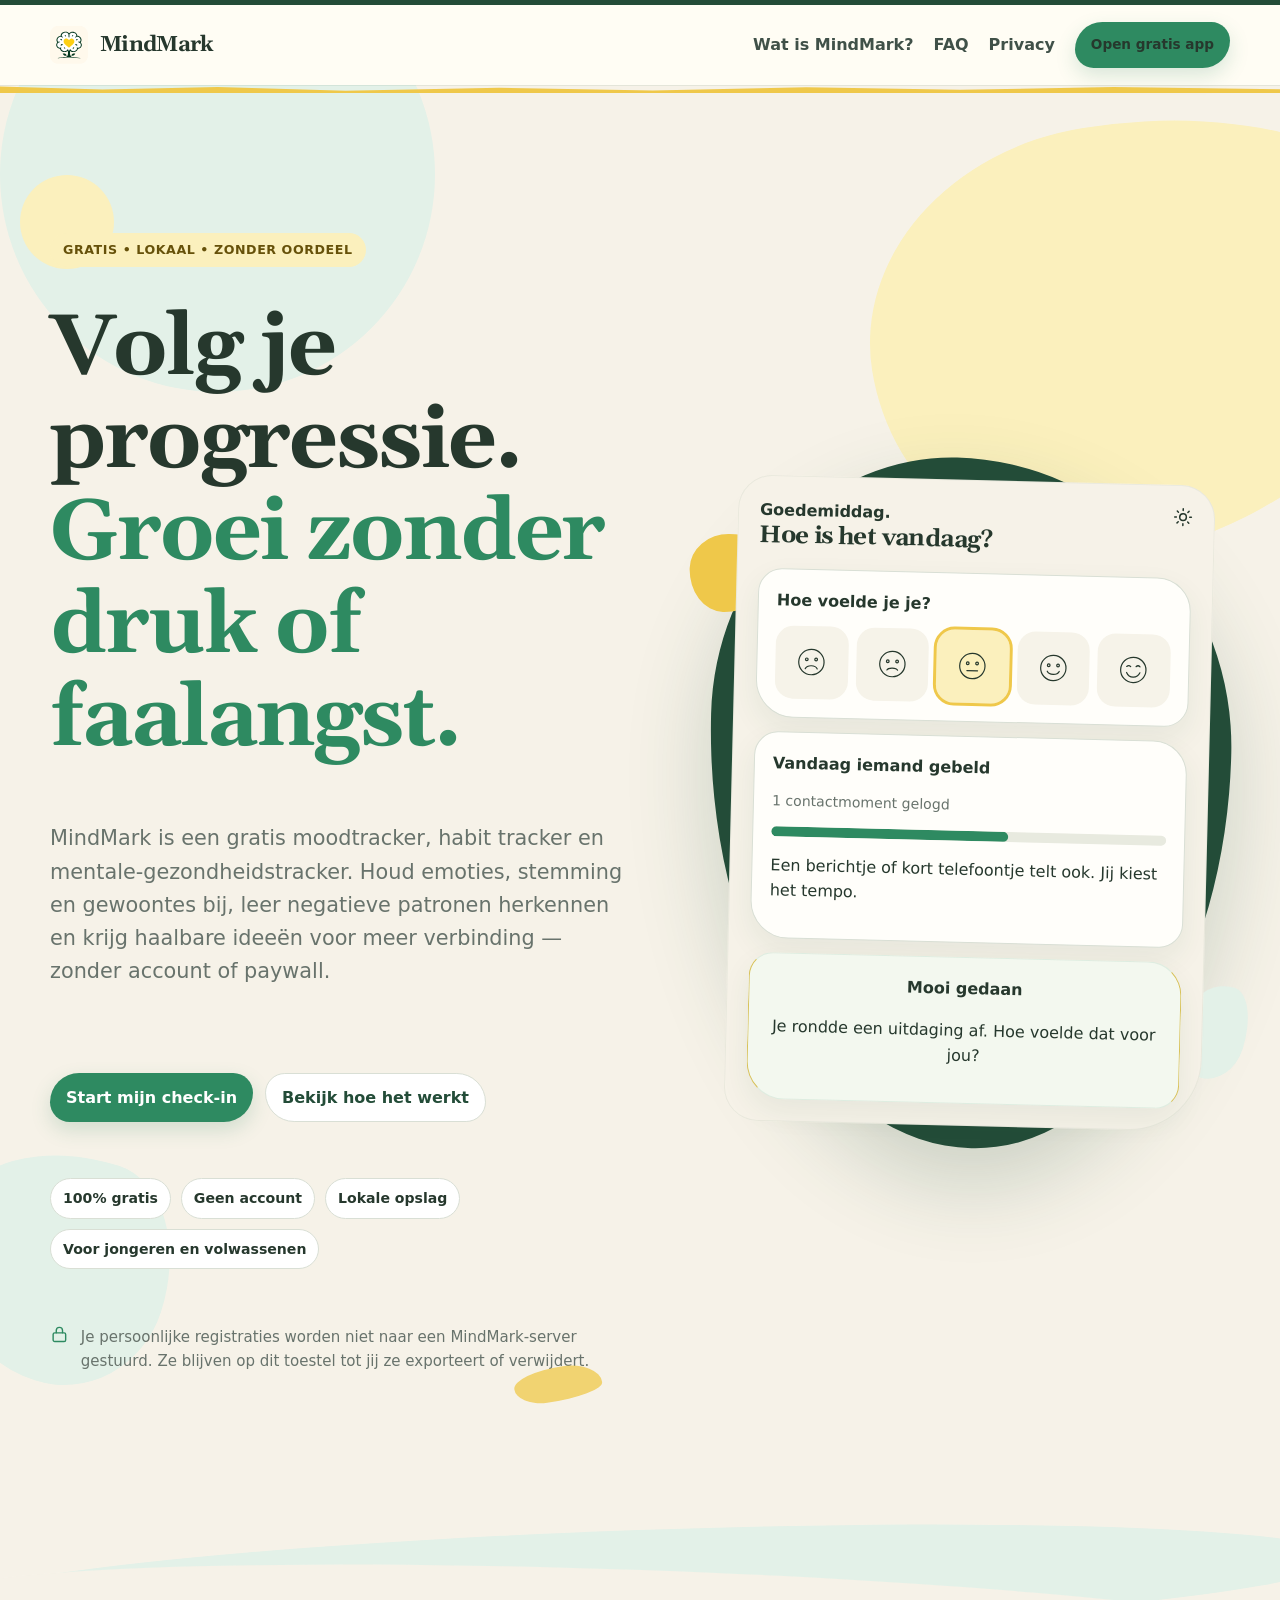
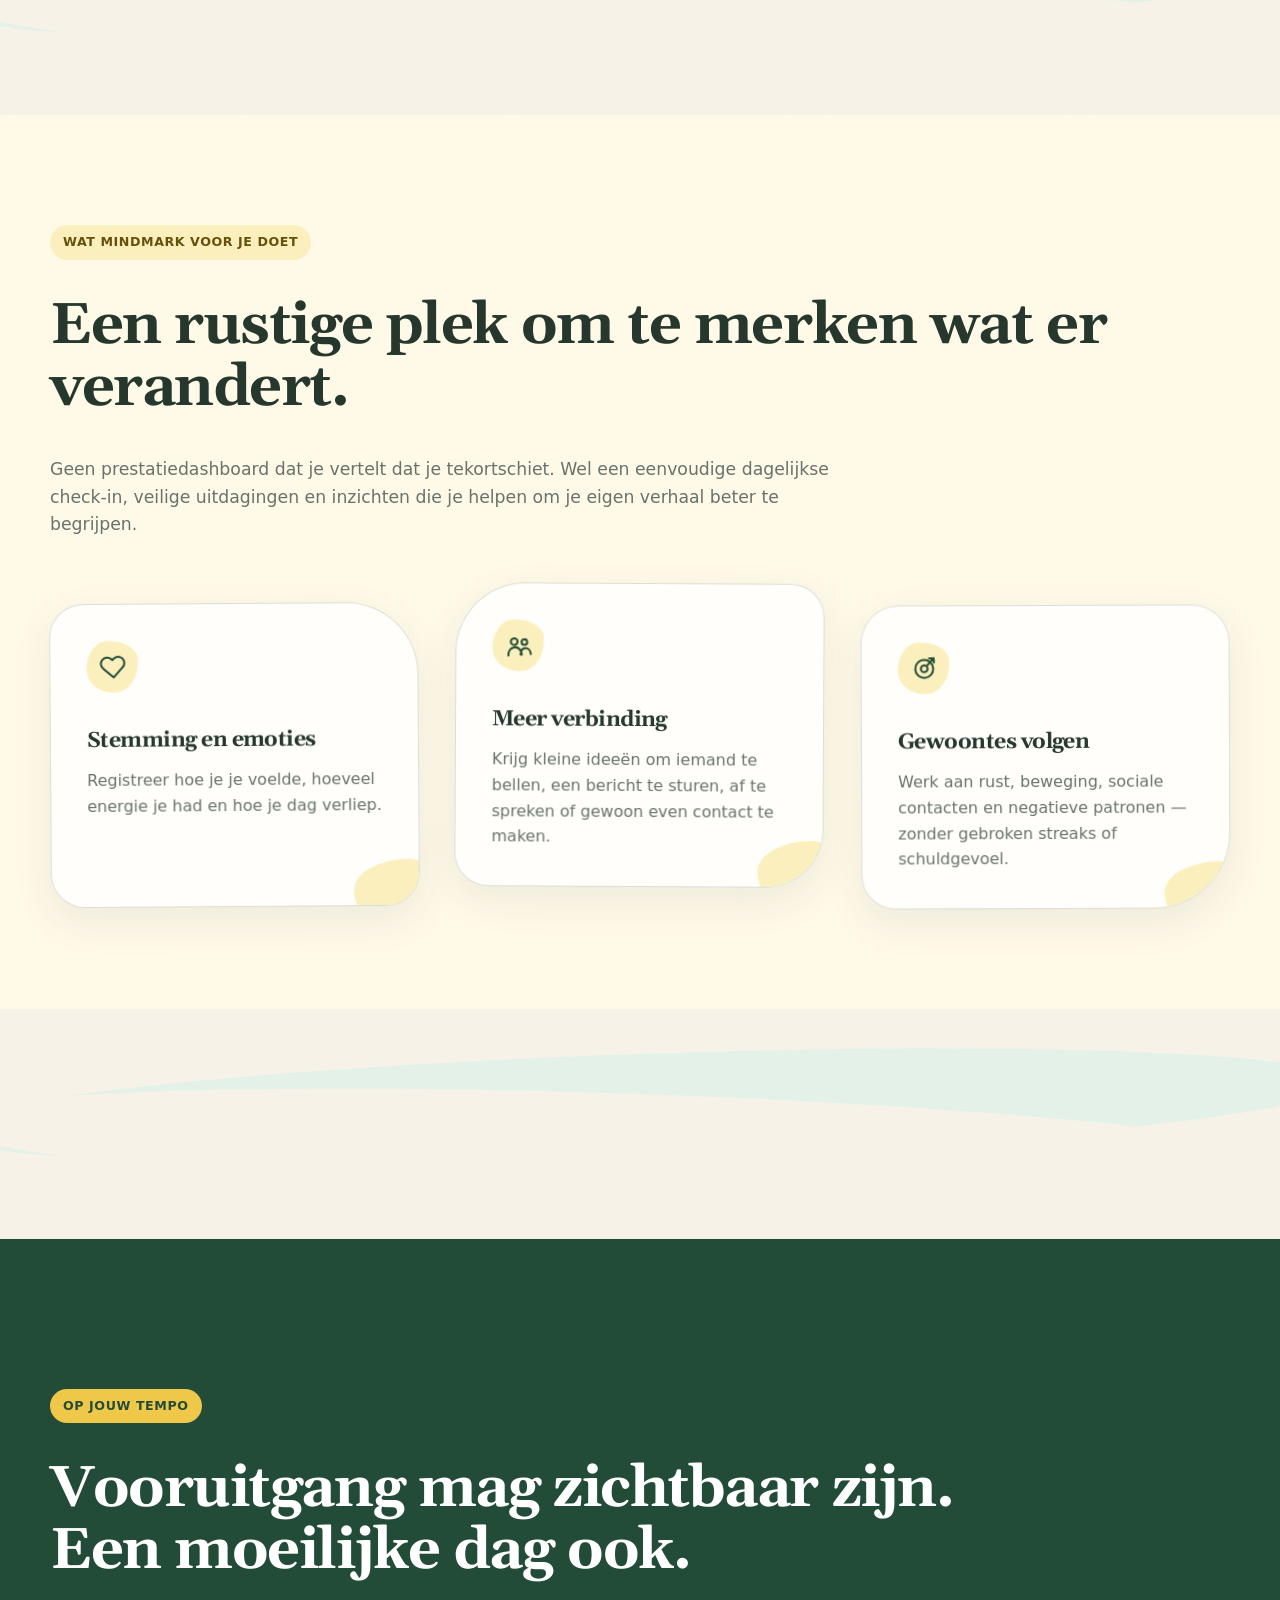
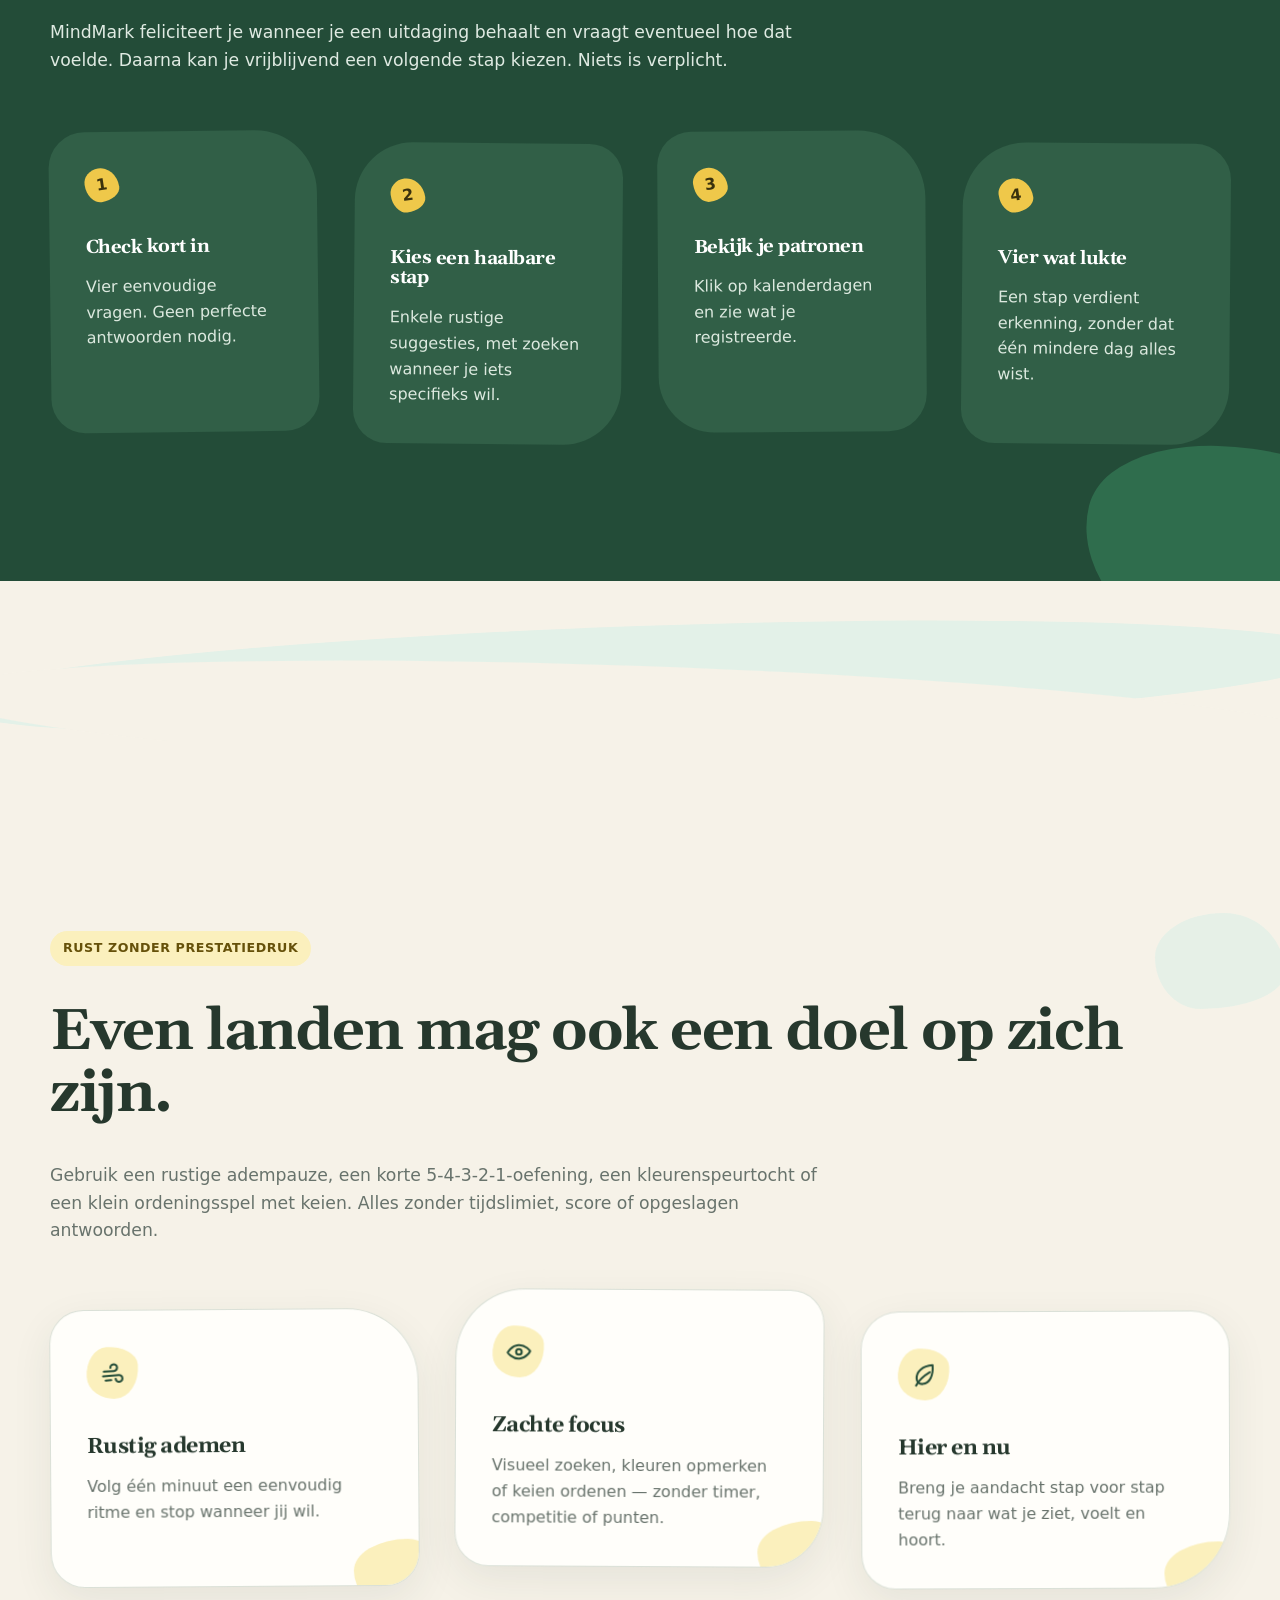
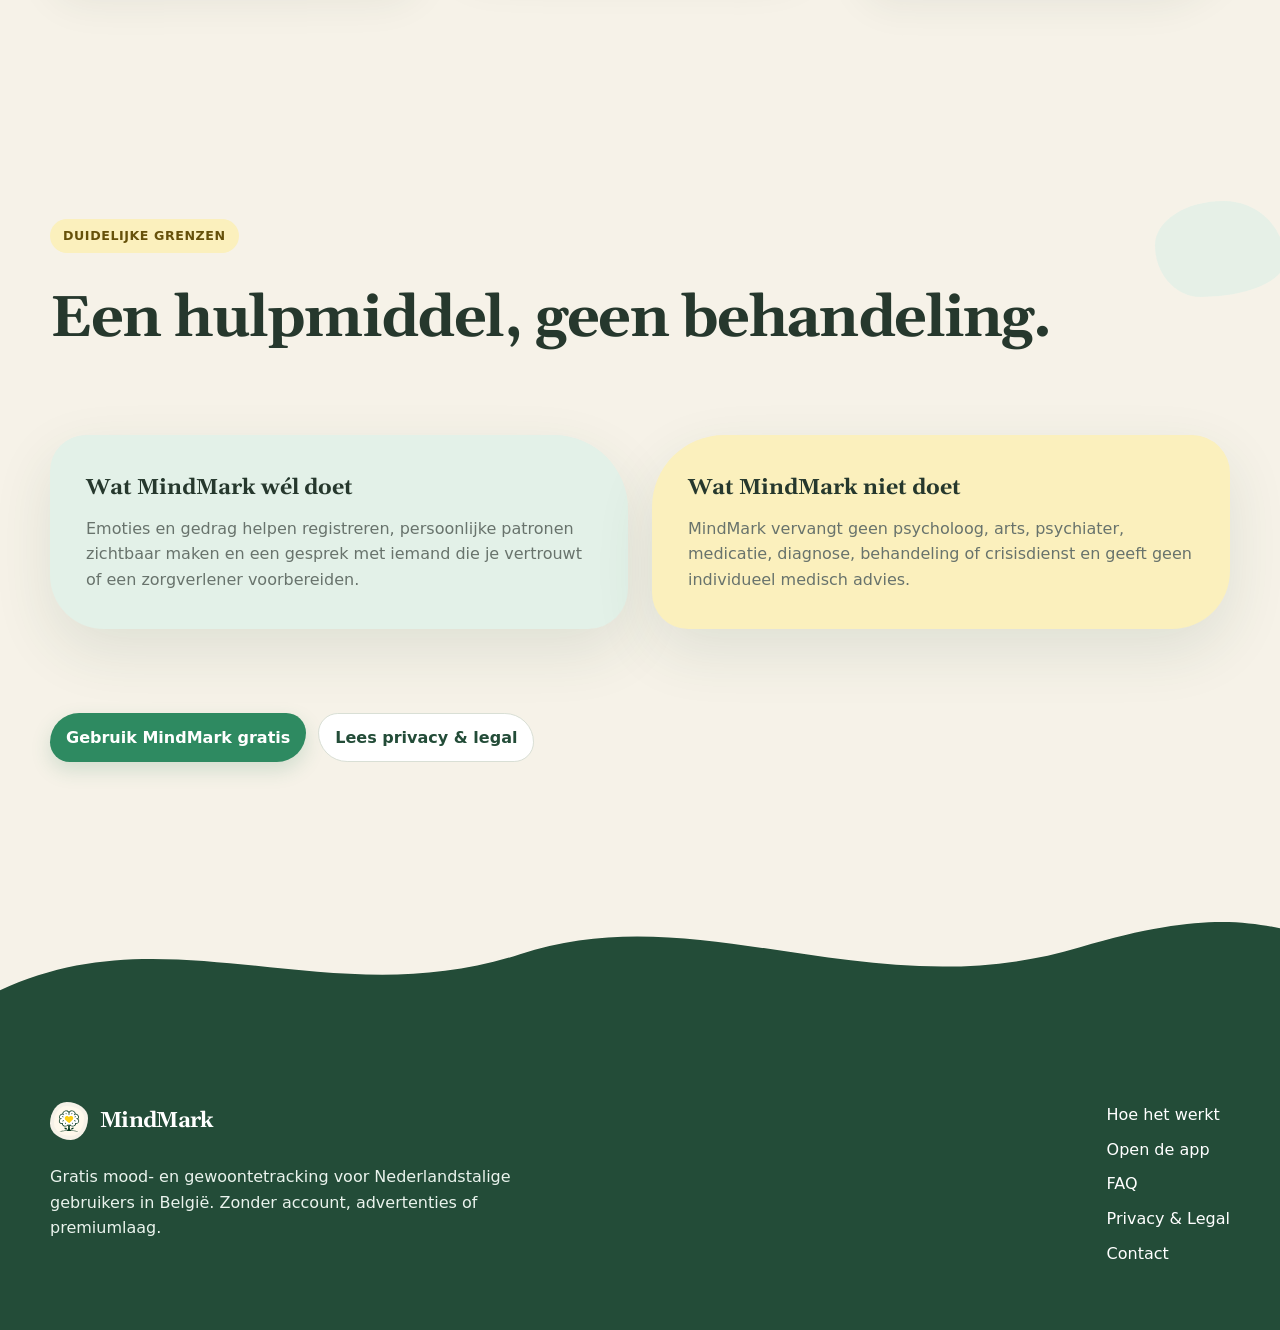
<file: index.html>
<!doctype html><html lang="nl"><head><meta charset="utf-8"><meta name="viewport" content="width=device-width,initial-scale=1"><meta name="theme-color" content="#F5C744"><title>MindMark — volg je progressie zonder druk of faalangst</title><meta name="description" content="Gratis moodtracker en habit tracker voor België. Volg emoties, stemming, gewoontes en persoonlijke progressie zonder druk, faalangst, account of paywall."><meta name="robots" content="index,follow"><link rel="canonical" href="./"><link rel="manifest" href="manifest.webmanifest"><link rel="icon" href="assets/logo.svg"><link rel="stylesheet" href="assets/styles.css"><script type="application/ld+json">{"@context":"https://schema.org","@type":"WebApplication","name":"MindMark","applicationCategory":"HealthApplication","operatingSystem":"Any","offers":{"@type":"Offer","price":"0","priceCurrency":"EUR"},"description":"Gratis lokale mood- en gewoontetracker zonder account."}</script></head><body>
<header class="site-header"><div class="wrap nav"><a class="brand" href="./"><img src="assets/icon-192.svg" alt=""><span>MindMark</span></a><nav class="navlinks" aria-label="Hoofdnavigatie"><a href="#wat">Wat is MindMark?</a><a href="faq/">FAQ</a><a href="privacy-legal/">Privacy</a><a class="button" href="app/">Open gratis app</a></nav></div></header>
<main>
<section class="hero"><div class="wrap hero-grid"><div class="hero-copy-card"><span class="section-label">Gratis • lokaal • zonder oordeel</span><h1>Volg je progressie.<br><span>Groei zonder druk of faalangst.</span></h1><p class="lead">MindMark is een gratis moodtracker, habit tracker en mentale-gezondheidstracker. Houd emoties, stemming en gewoontes bij, leer negatieve patronen herkennen en krijg haalbare ideeën voor meer verbinding — zonder account of paywall.</p><div class="actions"><a class="button" href="app/">Start mijn check-in</a><a class="button secondary" href="#wat">Bekijk hoe het werkt</a></div><div class="trust-row"><span class="trust-pill">100% gratis</span><span class="trust-pill">Geen account</span><span class="trust-pill">Lokale opslag</span><span class="trust-pill">Voor jongeren en volwassenen</span></div><div class="hero-note"><svg><use href="assets/icons.svg#i-lock"/></svg><span>Je persoonlijke registraties worden niet naar een MindMark-server gestuurd. Ze blijven op dit toestel tot jij ze exporteert of verwijdert.</span></div></div>
<div class="phone-preview" aria-label="Voorbeeld van de MindMark-app"><div class="phone-screen"><div class="mini-head"><strong>Goedemiddag.</strong><svg><use href="assets/icons.svg#i-sun"/></svg></div><h2>Hoe is het vandaag?</h2><div class="mini-card"><strong>Hoe voelde je je?</strong><div class="mood-row"><div class="mood"><svg><use href="assets/icons.svg#i-mood1"/></svg></div><div class="mood"><svg><use href="assets/icons.svg#i-mood2"/></svg></div><div class="mood active"><svg><use href="assets/icons.svg#i-mood3"/></svg></div><div class="mood"><svg><use href="assets/icons.svg#i-mood4"/></svg></div><div class="mood"><svg><use href="assets/icons.svg#i-mood5"/></svg></div></div></div><div class="mini-card"><strong>Vandaag iemand gebeld</strong><p class="small">1 contactmoment gelogd</p><div class="mini-progress"><span></span></div><p>Een berichtje of kort telefoontje telt ook. Jij kiest het tempo.</p></div><div class="mini-card celebrate"><strong>Mooi gedaan</strong><p>Je rondde een uitdaging af. Hoe voelde dat voor jou?</p></div></div></div></div></section><div class="swirl-divider" aria-hidden="true"></div>
<section class="section alt" id="wat"><div class="wrap"><span class="section-label">Wat MindMark voor je doet</span><h2>Een rustige plek om te merken wat er verandert.</h2><p class="section-intro">Geen prestatiedashboard dat je vertelt dat je tekortschiet. Wel een eenvoudige dagelijkse check-in, veilige uitdagingen en inzichten die je helpen om je eigen verhaal beter te begrijpen.</p><div class="grid-3"><article class="card feature"><div class="icon"><svg><use href="assets/icons.svg#i-heart"/></svg></div><h3>Stemming en emoties</h3><p>Registreer hoe je je voelde, hoeveel energie je had en hoe je dag verliep.</p></article><article class="card feature"><div class="icon"><svg><use href="assets/icons.svg#i-connection"/></svg></div><h3>Meer verbinding</h3><p>Krijg kleine ideeën om iemand te bellen, een bericht te sturen, af te spreken of gewoon even contact te maken.</p></article><article class="card feature"><div class="icon"><svg><use href="assets/icons.svg#i-target"/></svg></div><h3>Gewoontes volgen</h3><p>Werk aan rust, beweging, sociale contacten en negatieve patronen — zonder gebroken streaks of schuldgevoel.</p></article></div></div></section><div class="swirl-divider" aria-hidden="true"></div>
<section class="section band"><div class="wrap"><span class="section-label">Op jouw tempo</span><h2>Vooruitgang mag zichtbaar zijn. Een moeilijke dag ook.</h2><p class="section-intro">MindMark feliciteert je wanneer je een uitdaging behaalt en vraagt eventueel hoe dat voelde. Daarna kan je vrijblijvend een volgende stap kiezen. Niets is verplicht.</p><div class="steps"><div class="step"><b>1</b><h3>Check kort in</h3><p>Vier eenvoudige vragen. Geen perfecte antwoorden nodig.</p></div><div class="step"><b>2</b><h3>Kies een haalbare stap</h3><p>Enkele rustige suggesties, met zoeken wanneer je iets specifieks wil.</p></div><div class="step"><b>3</b><h3>Bekijk je patronen</h3><p>Klik op kalenderdagen en zie wat je registreerde.</p></div><div class="step"><b>4</b><h3>Vier wat lukte</h3><p>Een stap verdient erkenning, zonder dat één mindere dag alles wist.</p></div></div></div></section>
<div class="swirl-divider" aria-hidden="true"></div><section class="section calm-public"><div class="wrap"><span class="section-label">Rust zonder prestatiedruk</span><h2>Even landen mag ook een doel op zich zijn.</h2><p class="section-intro">Gebruik een rustige adempauze, een korte 5-4-3-2-1-oefening, een kleurenspeurtocht of een klein ordeningsspel met keien. Alles zonder tijdslimiet, score of opgeslagen antwoorden.</p><div class="grid-3"><article class="card feature"><div class="icon"><svg><use href="assets/icons.svg#i-breathe"/></svg></div><h3>Rustig ademen</h3><p>Volg één minuut een eenvoudig ritme en stop wanneer jij wil.</p></article><article class="card feature"><div class="icon"><svg><use href="assets/icons.svg#i-eye"/></svg></div><h3>Zachte focus</h3><p>Visueel zoeken, kleuren opmerken of keien ordenen — zonder timer, competitie of punten.</p></article><article class="card feature"><div class="icon"><svg><use href="assets/icons.svg#i-leaf"/></svg></div><h3>Hier en nu</h3><p>Breng je aandacht stap voor stap terug naar wat je ziet, voelt en hoort.</p></article></div></div></section><section class="section"><div class="wrap"><span class="section-label">Duidelijke grenzen</span><h2>Een hulpmiddel, geen behandeling.</h2><div class="promise-grid"><article class="promise-card"><strong>Wat MindMark wél doet</strong><p>Emoties en gedrag helpen registreren, persoonlijke patronen zichtbaar maken en een gesprek met iemand die je vertrouwt of een zorgverlener voorbereiden.</p></article><article class="promise-card"><strong>Wat MindMark niet doet</strong><p>MindMark vervangt geen psycholoog, arts, psychiater, medicatie, diagnose, behandeling of crisisdienst en geeft geen individueel medisch advies.</p></article></div><div class="actions"><a class="button" href="app/">Gebruik MindMark gratis</a><a class="button secondary" href="privacy-legal/">Lees privacy & legal</a></div></div></section>
</main>
<footer class="footer"><div class="wrap footer-grid"><div class="footer-copy"><a class="brand" href="./"><img src="assets/icon-192.svg" alt=""><span>MindMark</span></a><p>Gratis mood- en gewoontetracking voor Nederlandstalige gebruikers in België. Zonder account, advertenties of premiumlaag.</p></div><div class="footer-links"><a href="#wat">Hoe het werkt</a><a href="app/">Open de app</a><a href="faq/">FAQ</a><a href="privacy-legal/">Privacy & Legal</a><a href="contact/">Contact</a></div></div></footer><script>if('serviceWorker'in navigator)navigator.serviceWorker.register('./service-worker.js')</script></body></html>
</file>
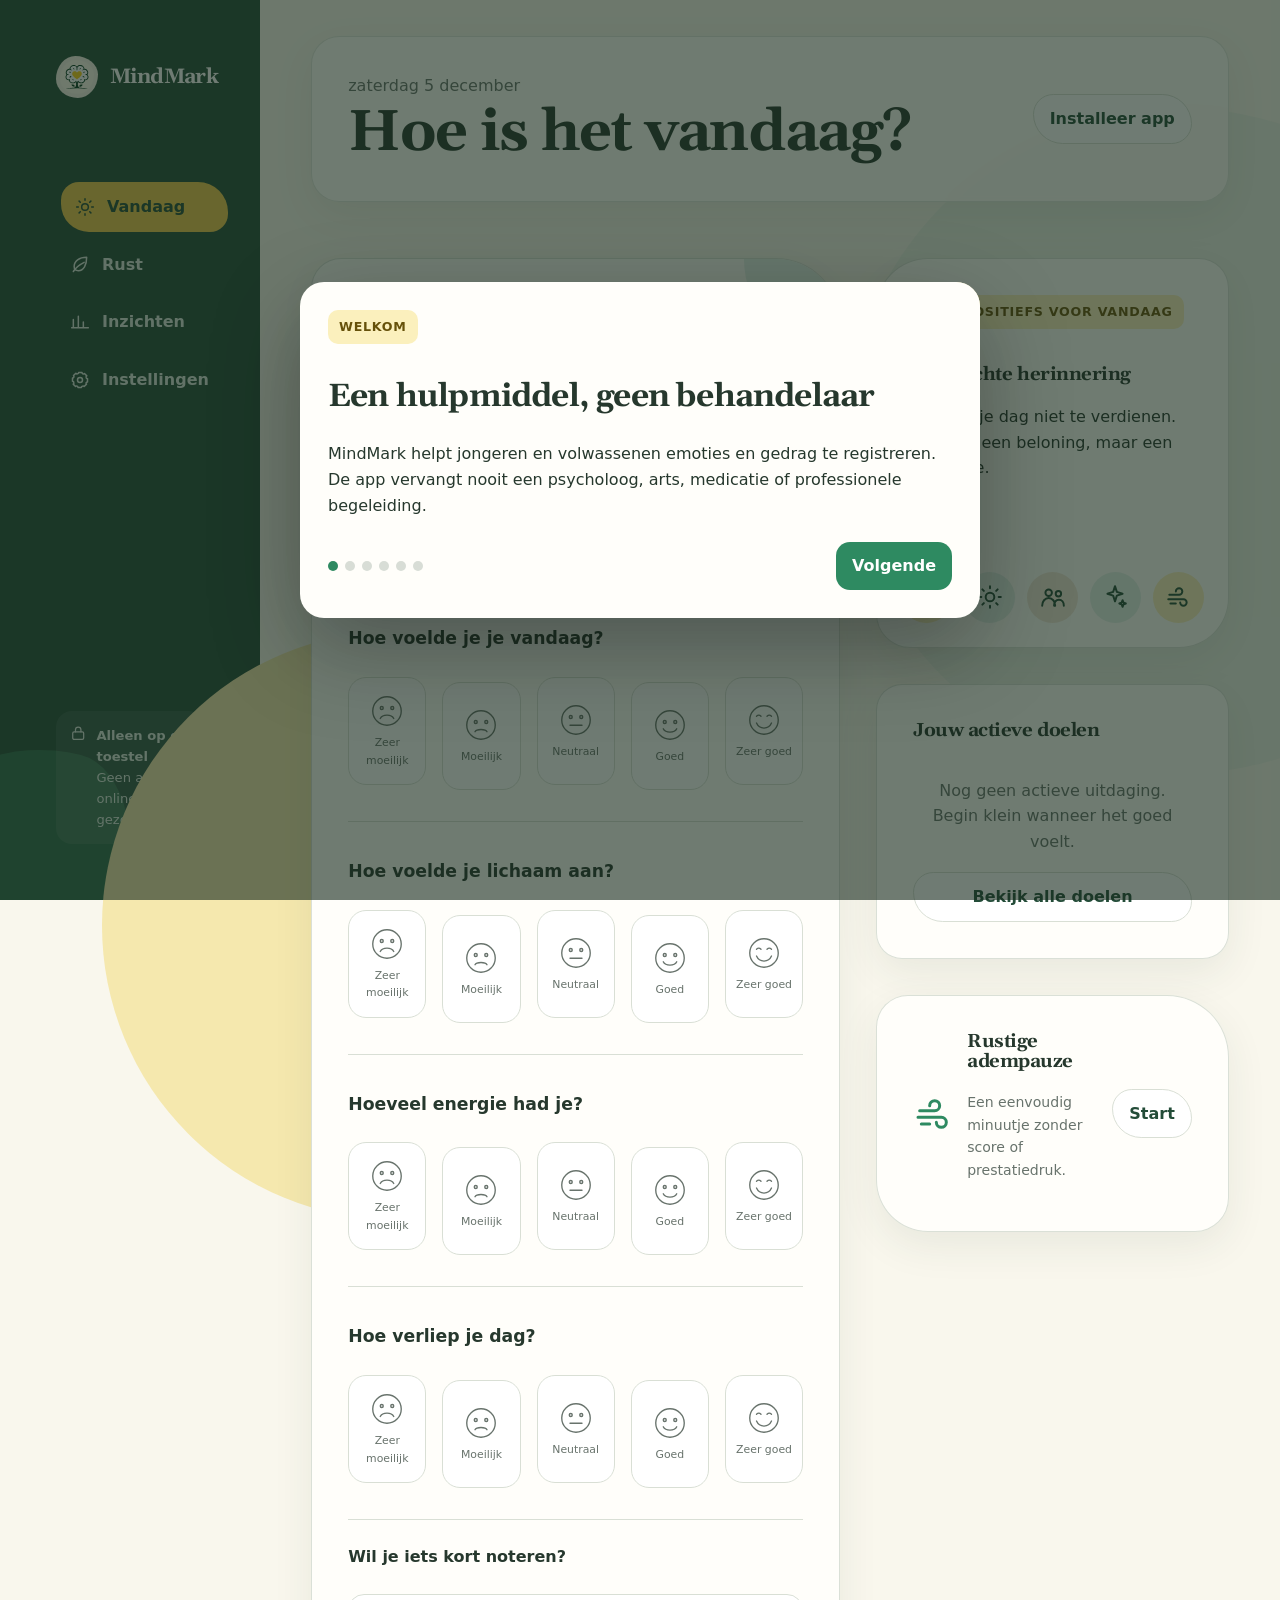
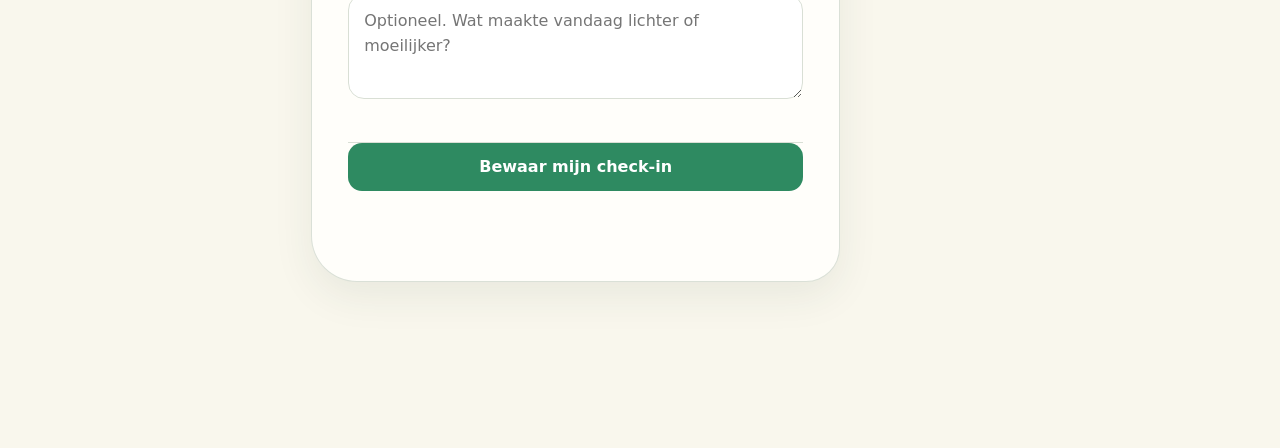
<file: app/index.html>
<!doctype html><html lang="nl"><head><meta charset="utf-8"><meta name="viewport" content="width=device-width,initial-scale=1"><meta name="theme-color" content="#F4C542"><title>MindMark — gratis mood- en gewoontetracker</title><link rel="manifest" href="../manifest.webmanifest"><link rel="icon" href="../assets/logo.svg"><link rel="stylesheet" href="../assets/styles.css"></head>
<body class="app-body" data-app-namespace="mindmark-stable"><div class="app-shell"><aside class="sidebar"><a class="brand" href="../"><img src="../assets/icon-192.svg" alt=""><span>MindMark</span></a><nav class="side-nav"><button class="active" data-view="todayView"><svg><use href="../assets/icons.svg#i-sun"/></svg>Vandaag</button><button data-view="calmView"><svg><use href="../assets/icons.svg#i-leaf"/></svg>Rust</button><button data-view="insightsView"><svg><use href="../assets/icons.svg#i-chart"/></svg>Inzichten</button><button data-view="settingsView"><svg><use href="../assets/icons.svg#i-settings"/></svg>Instellingen</button></nav><div class="privacy-chip"><svg><use href="../assets/icons.svg#i-lock"/></svg><div><strong>Alleen op dit toestel</strong><br>Geen account of online gezondheidsdatabase.</div></div></aside>
<main class="app-main"><header class="app-top"><div><p class="today" id="displayDate"></p><h1 id="welcomeTitle">Hoe is het vandaag?</h1></div><button class="btn secondary" id="installBtn" hidden>Installeer app</button></header>
<section class="view active" id="todayView"><div class="dashboard-grid"><article class="card check-card"><div class="section-heading checkin-heading"><div><span class="eyebrow">Korte check-in</span><h2>Een halve minuut voor jezelf</h2><p class="section-copy">Vier korte vragen helpen je vastleggen hoe je je vandaag voelde. Er bestaan geen juiste of foute antwoorden.</p></div></div><div id="checkinStatus"></div><form id="checkinForm"><div id="questions"></div><label class="question"><strong>Wil je iets kort noteren?</strong><textarea id="note" class="field" maxlength="800" placeholder="Optioneel. Wat maakte vandaag lichter of moeilijker?"></textarea></label><button class="btn success wide" id="saveCheckin" type="submit">Bewaar mijn check-in</button><p class="form-feedback" id="checkinFeedback" role="status"></p></form></article>
<aside class="stack"><article class="card daily-card"><span class="eyebrow">Iets positiefs voor vandaag</span><h3 id="dailyTitle">Een kleine gedachte</h3><p id="dailyCopy"></p><div class="icon-mosaic" aria-hidden="true"><span class="icon-tile"><svg><use href="../assets/icons.svg#i-heart"/></svg></span><span class="icon-tile"><svg><use href="../assets/icons.svg#i-sun"/></svg></span><span class="icon-tile"><svg><use href="../assets/icons.svg#i-connection"/></svg></span><span class="icon-tile"><svg><use href="../assets/icons.svg#i-spark"/></svg></span><span class="icon-tile"><svg><use href="../assets/icons.svg#i-breathe"/></svg></span></div></article><article class="card"><h3>Jouw actieve doelen</h3><div id="dashboardChallenges"></div><button class="btn secondary wide" data-go="challengesView">Bekijk alle doelen</button></article><article class="card mindful-card"><svg class="large-icon"><use href="../assets/icons.svg#i-breathe"/></svg><div><h3>Rustige adempauze</h3><p class="small">Een eenvoudig minuutje zonder score of prestatiedruk.</p></div><button class="btn secondary" id="startBreathing">Start</button></article></aside></div></section>
<section class="view goals-subview" id="challengesView"><div class="subview-back"><button class="text-back" type="button" data-go="todayView"><svg><use href="../assets/icons.svg#i-chevron-left"/></svg>Terug naar vandaag</button></div><div class="page-head"><div><span class="eyebrow">Onderdeel van Vandaag</span><h2>Jouw doelen</h2><p class="section-intro">Kleine, constructieve stappen. Gemiste dagen wissen niets uit.</p></div><button class="btn" id="newChallenge">Nieuw doel</button></div><div class="dashboard-grid"><article class="card"><h3>Actief</h3><div id="goalWarning"></div><div id="challengeList"></div></article><article class="card"><h3>Behaald</h3><div id="completedList"></div></article></div></section>
<section class="view" id="insightsView"><div class="page-head"><div><h2>Jouw inzichten</h2><p class="section-intro">Bekijk je patronen, open een kalenderdag of maak een rustig overzicht om zelf te delen.</p></div></div><div class="dashboard-grid"><article class="card"><h3>Stemming per niveau</h3><div class="bars" id="insightBars"></div><p class="small">Van zeer moeilijk tot zeer goed.</p></article><article class="card"><h3>Wat valt op?</h3><p id="patternCopy"></p><div class="notice small">Dit zijn patronen uit jouw registraties, geen medische conclusie.</div></article></div><article class="card"><h3>Deze maand</h3><p class="small">Tik op een dag om je check-in en geregistreerde doelstappen te bekijken.</p><div class="calendar-grid" id="calendar"></div></article><article class="card report-card insights-report-block"><div class="report-block-head"><div><span class="eyebrow">Deelbaar overzicht</span><h3>Een samenvatting van jouw registraties</h3><p class="small">Lokaal samengesteld. Jij beslist zelf of je dit print, als PDF bewaart of met een zorgverlener bespreekt.</p></div><button class="btn secondary no-print" id="printReport">Print / bewaar als PDF</button></div><div class="report-identity"><img class="report-mark" src="../assets/icon-192.svg" width="52" alt="MindMark boomicoon"><div><strong>MindMark-overzicht</strong><span><span id="reportCount">0</span> geregistreerde dagen</span></div></div><div class="report-summary" id="reportNarrative"></div><div class="notice small"><strong>Belangrijke afbakening.</strong> MindMark vervangt op geen enkel moment een psycholoog, arts, medicatie, diagnose of behandeling. Het is enkel een hulpmiddel om emoties en gedrag te registreren en bespreekbaar te maken.</div></article></section>

<section class="view" id="calmView">
  <div class="calm-intro">
    <div><span class="eyebrow">Rust & aandacht</span><h2>Een klein moment om te landen</h2><p>Geen score, geen klok en niets dat je moet volhouden. Kies gewoon wat nu aangenaam voelt.</p></div>
    <div class="calm-symbol" aria-hidden="true"><svg><use href="../assets/icons.svg#i-leaf"/></svg></div>
  </div>
  <div class="calm-grid">
    <article class="card calm-tool breathing-tool">
      <div class="tool-icon"><svg><use href="../assets/icons.svg#i-breathe"/></svg></div>
      <span class="eyebrow">Adempauze</span><h3>Eén rustige minuut</h3><p>Volg een traag ritme. Stop wanneer jij genoeg hebt.</p>
      <button class="btn secondary" id="startBreathingCalm" type="button">Start adempauze</button>
    </article>
    <article class="card calm-tool search-tool">
      <div class="tool-head"><div><span class="eyebrow">Zachte focus</span><h3>Vind het stille vosje</h3></div><div class="tool-icon"><svg><use href="../assets/icons.svg#i-eye"/></svg></div></div>
      <p>Zoek rustig tussen de vormen. Er is geen tijdslimiet en geen score.</p>
      <div class="visual-search-grid" id="visualSearchGrid" aria-label="Rustig visueel zoekspel"></div>
      <p class="calm-feedback" id="visualSearchFeedback" role="status"></p>
      <button class="btn secondary" id="newSearchScene" type="button">Nieuwe rustige scène</button>
    </article>
    <article class="card calm-tool color-hunt-tool">
      <div class="tool-head"><div><span class="eyebrow">Zintuigen</span><h3>Kleurenspeurtocht</h3></div><div class="tool-icon"><svg><use href="../assets/icons.svg#i-eye"/></svg></div></div>
      <p>Zoek rustig drie dingen om je heen in dezelfde kleur. Geen haast: je kan ook gewoon blijven zitten.</p>
      <div class="color-hunt-stage"><span id="colorHuntSwatch" aria-hidden="true"></span><div><small>Zoek vandaag</small><strong id="colorHuntName">zacht geel</strong></div></div>
      <div class="color-hunt-checks" id="colorHuntChecks" aria-label="Gevonden voorwerpen"><button type="button" aria-label="Eerste voorwerp gevonden">1</button><button type="button" aria-label="Tweede voorwerp gevonden">2</button><button type="button" aria-label="Derde voorwerp gevonden">3</button></div>
      <p class="calm-feedback" id="colorHuntFeedback" role="status"></p>
      <button class="btn secondary" id="newColorHunt" type="button">Kies een andere kleur</button>
    </article>
    <article class="card calm-tool pebble-tool">
      <div class="tool-head"><div><span class="eyebrow">Rustig ordenen</span><h3>Leg de keien op volgorde</h3></div><div class="tool-icon"><svg><use href="../assets/icons.svg#i-leaf"/></svg></div></div>
      <p>Tik de keien van klein naar groot. Er is geen timer en een vergissing telt nergens tegen.</p>
      <div class="pebble-field" id="pebbleField" aria-label="Keien om te ordenen"></div>
      <div class="pebble-tray" id="pebbleTray" aria-label="Geordende keien"></div>
      <p class="calm-feedback" id="pebbleFeedback" role="status"></p>
      <button class="btn secondary" id="newPebbleRound" type="button">Meng de keien opnieuw</button>
    </article>
    <article class="card calm-tool grounding-tool">
      <div class="tool-head"><div><span class="eyebrow">Hier en nu</span><h3>5-4-3-2-1</h3></div><div class="tool-icon"><svg><use href="../assets/icons.svg#i-leaf"/></svg></div></div>
      <div class="grounding-progress"><span id="groundingProgressBar"></span></div>
      <p class="grounding-count" id="groundingCount">Stap 1 van 5</p>
      <h4 id="groundingPrompt">Noem vijf dingen die je ziet.</h4>
      <textarea id="groundingInput" class="field" rows="3" placeholder="Je hoeft dit niet perfect te formuleren."></textarea>
      <div class="actions"><button class="btn secondary" id="groundingBack" type="button" disabled>Vorige</button><button class="btn" id="groundingNext" type="button">Volgende</button></div>
      <p class="small">Je antwoorden worden niet opgeslagen.</p>
    </article>
    <article class="card calm-tool kindness-tool">
      <div class="tool-head"><div><span class="eyebrow">Zelfcompassie</span><h3>Eén vriendelijke zin</h3></div><div class="tool-icon"><svg><use href="../assets/icons.svg#i-heart"/></svg></div></div>
      <p>Wat zou je vandaag tegen iemand zeggen die hetzelfde meemaakt? Probeer die zin ook even aan jezelf te geven.</p>
      <textarea id="kindSentence" class="field" rows="4" placeholder="Bijvoorbeeld: je hoeft vandaag niet alles op te lossen."></textarea>
      <button class="btn secondary" id="kindSentenceDone" type="button">Laat deze zin even landen</button>
      <p class="calm-feedback" id="kindSentenceFeedback" role="status"></p>
      <p class="small">Deze tekst blijft alleen in dit veld en wordt niet bewaard.</p>
    </article>
  </div>
</section>
<section class="view" id="settingsView"><h2>Instellingen</h2><div class="dashboard-grid"><article class="card stack"><h3>Op dit toestel</h3><label>Voornaam of bijnaam<input id="profileName" class="field" placeholder="Optioneel"></label><label>Leeftijd<input id="ageNumber" class="field" type="number" min="0" max="120" inputmode="numeric"><input id="ageRange" type="range" min="0" max="120" value="18"><span class="small">Leeftijd wordt alleen lokaal gebruikt om volwassen onderwerpen af te schermen.</span></label><label>Land voor hulplijnen<select id="country" class="field"><option value="BE">België</option></select></label><button class="btn" id="saveSettings">Bewaren</button></article><article class="card stack"><h3>Privacy en gegevens</h3><button class="btn secondary" id="exportData">Download lokale back-up</button><button class="btn secondary" id="restartTutorial">Toon tutorial opnieuw</button><label class="motion-setting"><span><strong>Beperk bewegende decoratie</strong><small>Zet wisselende icoontjes en achtergrondparallax stil.</small></span><input id="reduceAmbient" type="checkbox" role="switch"></label><button class="btn caution-outline" id="wipeData">Wis alle lokale gegevens</button><p class="small">De app heeft geen online back-up. Wis je de sitegegevens of browseropslag, dan worden de lokale registraties verwijderd en kunnen wij ze niet herstellen.</p></article><article class="card"><h3>Hulp nodig?</h3><p class="small">MindMark is geen crisisdienst. Heb je het gevoel dat je jezelf kwaad kan aandoen, dan kan je hier rustig de Belgische hulplijnen openen.</p><button class="btn secondary" id="openHelp">Bekijk hulplijnen</button></article></div></section>
</main></div>
<nav class="mobile-bar" aria-label="Hoofdnavigatie"><button class="active" data-view="todayView"><svg><use href="../assets/icons.svg#i-sun"/></svg>Vandaag</button><button data-view="calmView"><svg><use href="../assets/icons.svg#i-leaf"/></svg>Rust</button><button data-view="insightsView"><svg><use href="../assets/icons.svg#i-chart"/></svg>Inzichten</button><button data-view="settingsView"><svg><use href="../assets/icons.svg#i-settings"/></svg>Instellingen</button></nav>
<div class="modal-backdrop" id="installModal"><div class="modal install-modal"><button class="modal-close" data-close aria-label="Sluiten">×</button><span class="eyebrow">Installeer MindMark</span><h2>Zet MindMark op je startscherm</h2><div id="installInstructions" class="install-steps"></div><button class="btn wide" id="installConfirm" type="button">Installeren</button></div></div>
<div class="modal-backdrop" id="challengeModal"><div class="modal"><button class="modal-close" data-close aria-label="Sluiten">×</button><span class="eyebrow">Nieuwe uitdaging</span><h2>Wat zou je rustig willen opbouwen?</h2><div class="search-wrap"><svg><use href="../assets/icons.svg#i-search"/></svg><input id="trackerSearch" class="field" placeholder="Zoek bijvoorbeeld ‘stoppen met roken’"></div><div id="suggestedTrackers"></div><div id="trackerLibrary"></div><div id="topicRequest" class="empty" hidden><p>Deze uitdaging staat nog niet in onze veilige bibliotheek.</p><a id="requestTopicLink" class="btn secondary" target="_blank" rel="noopener">Vraag dit onderwerp aan via GitHub</a><p class="small">De aanvraag opent als openbaar issue. Voeg geen persoonlijke of medische informatie toe.</p></div><form id="challengeForm" class="challenge-config" hidden><input type="hidden" id="selectedTrackerId"><div class="selected-topic" id="selectedTopic"></div><div class="config-grid"><label><strong>Hoeveel succesvolle dagen wil je proberen?</strong><input class="field" id="challengeTarget" type="number" min="1" max="365" value="7"></label><label id="dailyTargetWrap"><strong>Wat is je richtpunt per dag?</strong><div class="input-with-unit"><input class="field" id="challengeDailyTarget" type="number" min="1" value="1"><span id="challengeUnit">keer</span></div></label></div><p class="small">Je registreert telkens wat vandaag lukte. Bij water, beweging en andere meetbare doelen kan je meerdere keren per dag kleine hoeveelheden toevoegen. Een gemiste dag zet niets op nul.</p><button class="btn wide" type="submit">Voeg uitdaging toe</button></form></div></div>
<div class="modal-backdrop" id="celebrateModal"><div class="modal celebrate"><div class="confetti-layer" aria-hidden="true"></div><svg class="celebrate-icon"><use href="../assets/icons.svg#i-spark"/></svg><h2 id="celebrateTitle">Uitdaging behaald</h2><p><strong>Proficiat.</strong> Je hebt bewust tijd en aandacht aan jezelf gegeven.</p><form id="celebrateForm" class="stack"><label>Hoe voelde het om dit te behalen?<textarea id="achievementFeeling" class="field" placeholder="Trots, opgelucht, verrassend, moeilijk…"></textarea></label><fieldset><legend>Wil je vrijblijvend naar een volgende uitdaging kijken?</legend><label class="choice"><input type="radio" name="nextChoice" value="new"> Ja, toon enkele ideeën</label><label class="choice"><input type="radio" name="nextChoice" value="later" checked> Niet nu, ik laat dit eerst landen</label></fieldset><button class="btn" type="submit">Bewaar dit moment</button></form></div></div>
<div class="modal-backdrop" id="dayModal"><div class="modal"><button class="modal-close" data-close aria-label="Sluiten">×</button><h2 id="dayModalTitle"></h2><div id="dayModalContent"></div></div></div>
<div class="modal-backdrop" id="helpModal"><div class="modal crisis"><button class="modal-close" data-close aria-label="Sluiten">×</button><span class="support-mark"><svg><use href="../assets/icons.svg#i-connection"/></svg></span><h2 id="crisisTitle">Praat even met een echt persoon</h2><p id="crisisCopy">Dreig je jezelf kwaad aan te doen? Dan is het beter om even met iemand te praten. Daarom wil ik je vragen om nu 1813 te bellen.</p><a class="support-number" id="callPrimary" href="tel:1813"><span>Bel nu</span><strong>1813</strong></a><p>Bij 1813 staan échte mensen voor jou klaar om te helpen en een luisterend oor te bieden.</p><ul class="support-hours"><li><strong>Telefoon:</strong> 24/7</li><li><strong>Chat dagelijks:</strong> 17u00 tot 00u00</li><li><strong>Woensdag:</strong> 12u00 tot 00u00 (middernacht)</li></ul><div class="actions"><a class="btn" href="tel:1813">Bel nu 1813</a><a class="btn secondary" href="tel:112">Bel 112 bij onmiddellijk gevaar</a></div><p class="small">MindMark verstuurt je tekst niet en contacteert niemand automatisch.</p></div></div>
<div class="modal-backdrop" id="tutorialModal"><div class="modal tutorial"><div class="tutorial-slide"><span class="eyebrow">Welkom</span><h2>Een hulpmiddel, geen behandelaar</h2><p>MindMark helpt jongeren en volwassenen emoties en gedrag te registreren. De app vervangt nooit een psycholoog, arts, medicatie of professionele begeleiding.</p></div><div class="tutorial-slide" hidden><span class="eyebrow">Leeftijd</span><h2>Hoe oud ben je?</h2><p>Hiermee verbergen we onderwerpen zoals alcohol en gokken voor jongere gebruikers. Je antwoord blijft lokaal en wordt niet gecontroleerd.</p><div class="age-picker"><output id="onboardingAgeOutput">18</output><input id="onboardingAgeRange" type="range" min="0" max="120" value="18"><input id="onboardingAgeNumber" class="field" type="number" min="0" max="120" value="18" inputmode="numeric"></div></div><div class="tutorial-slide" hidden><span class="eyebrow">Korte check-in</span><h2>Geen score op jouw waarde</h2><p>Vier eenvoudige vragen helpen patronen zichtbaar maken. Na bewaren krijg je een duidelijke bevestiging en een klein feestelijk moment.</p></div><div class="tutorial-slide" hidden><span class="eyebrow">Doelen</span><h2>Niet alles tegelijk</h2><p>We tonen enkele ideeën en een zoekbalk. Categorieën blijven dicht tot jij ze opent. Meer dan vijf actieve doelen geeft alleen een zachte herinnering.</p></div><div class="tutorial-slide" hidden><span class="eyebrow">Rust & aandacht</span><h2>Een pauze zonder prestatiedruk</h2><p>Gebruik de ademfunctie, een grounding-oefening of het rustige zoekspel. Er zijn geen scores, streaks of tijdslimieten.</p></div><div class="tutorial-slide" hidden><span class="eyebrow">Privacy</span><h2>Je gegevens blijven lokaal</h2><p>Er is geen online back-up. Verwijder je browser- of sitegegevens, dan verdwijnen ook je lokale registraties.</p></div><div class="tutorial-footer"><div id="tutorialDots"></div><button class="btn" id="tutorialNext">Volgende</button></div></div></div>
<div class="modal-backdrop" id="breathingModal"><div class="modal breathing"><button class="modal-close" data-close aria-label="Sluiten">×</button><h2>Een rustige minuut</h2><div class="breathing-orb" id="breathingOrb"></div><p id="breathingText">Adem rustig in</p><button class="btn secondary" data-close>Stop wanneer je wil</button></div></div>
<div class="toast" id="toast" role="status"></div><script src="../data/trackers.js"></script><script src="../js/app.js"></script><script src="../js/ambient.js"></script><script src="../js/calm-tools.js"></script></body></html>
</file>
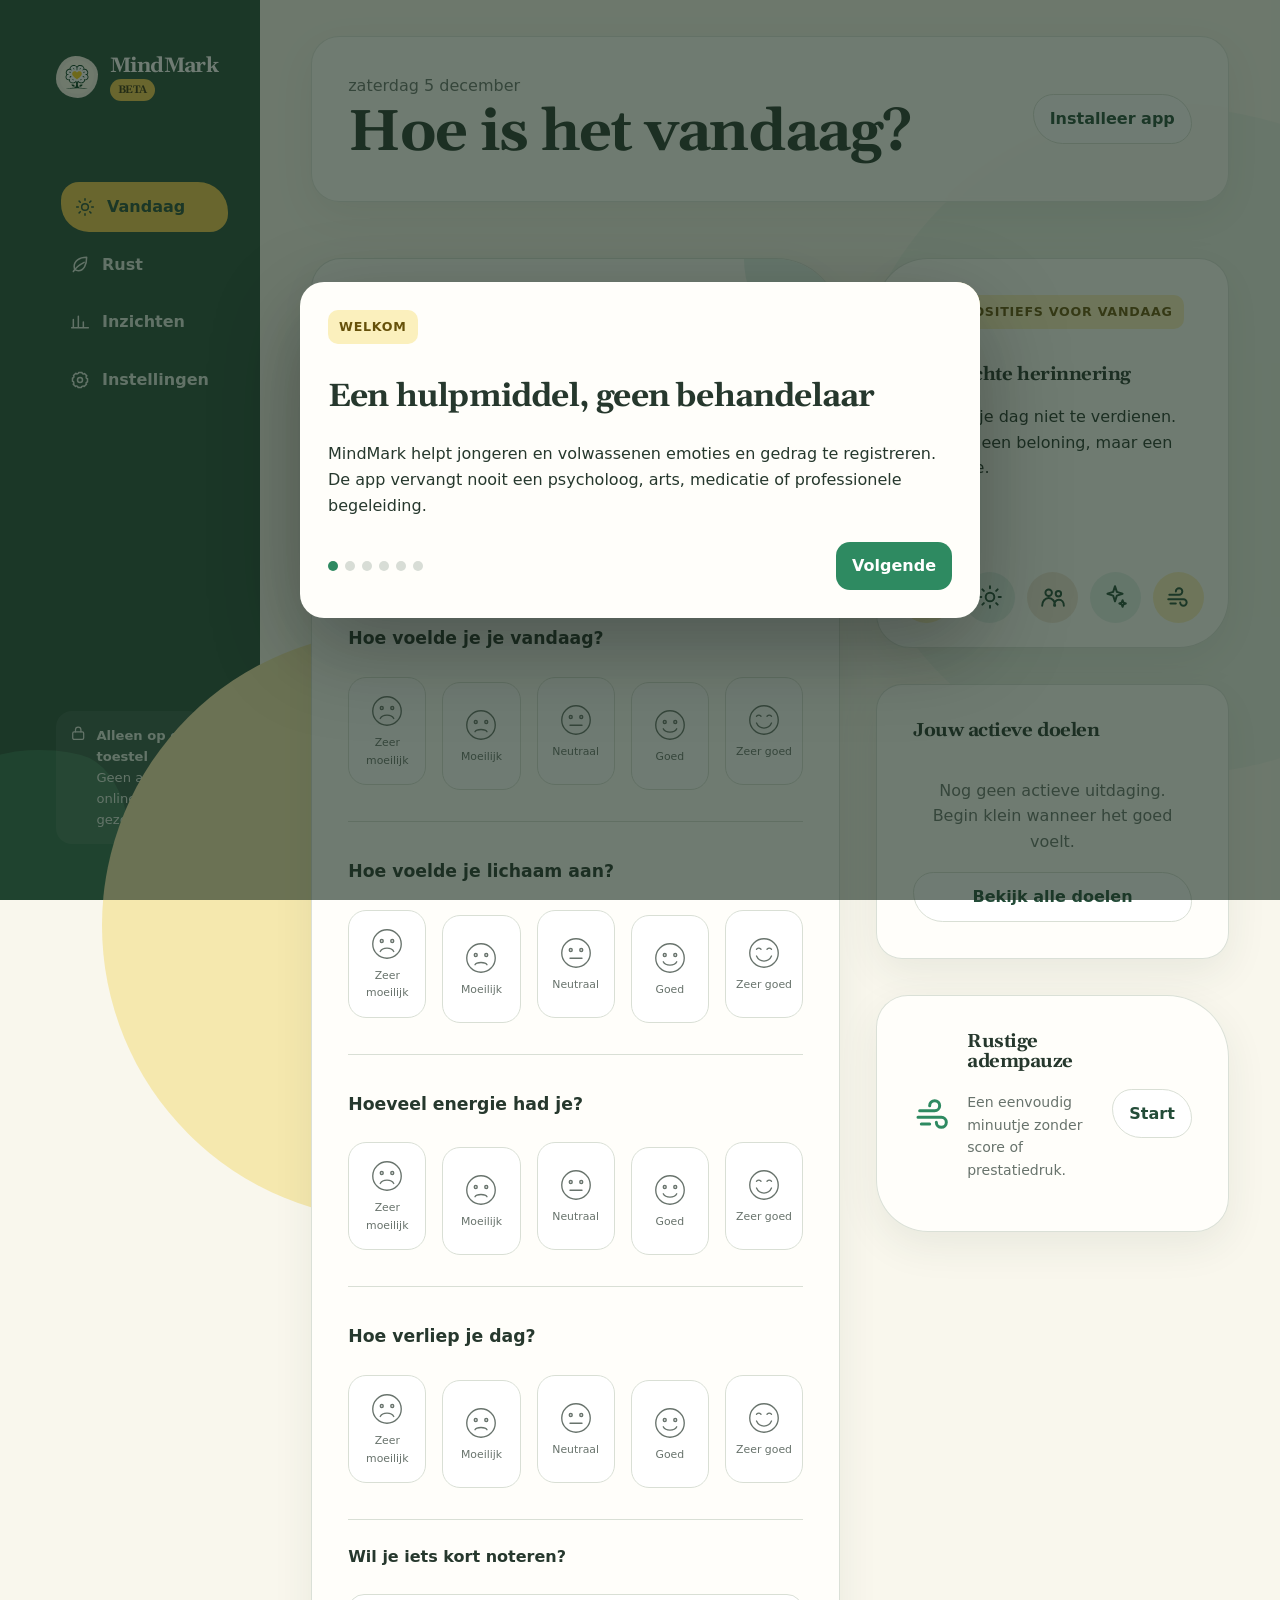
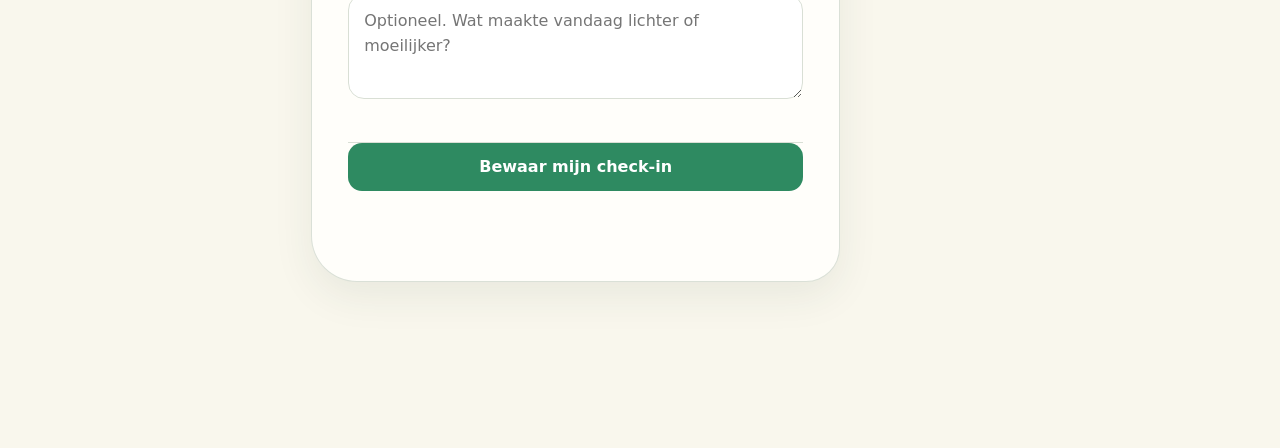
<file: beta-test/index.html>
<!doctype html><html lang="nl"><head><meta charset="utf-8"><meta name="viewport" content="width=device-width,initial-scale=1"><meta name="theme-color" content="#F4C542"><title>MindMark — gratis mood- en gewoontetracker</title><link rel="manifest" href="../manifest.webmanifest"><link rel="icon" href="../assets/logo.svg"><link rel="stylesheet" href="../assets/styles.css"></head>
<body class="app-body" data-app-namespace="mindmark-beta"><div class="app-shell"><aside class="sidebar"><a class="brand" href="../"><img src="../assets/icon-192.svg" alt=""><span>MindMark <small class="beta-badge">BETA</small></span></a><nav class="side-nav"><button class="active" data-view="todayView"><svg><use href="../assets/icons.svg#i-sun"/></svg>Vandaag</button><button data-view="calmView"><svg><use href="../assets/icons.svg#i-leaf"/></svg>Rust</button><button data-view="insightsView"><svg><use href="../assets/icons.svg#i-chart"/></svg>Inzichten</button><button data-view="settingsView"><svg><use href="../assets/icons.svg#i-settings"/></svg>Instellingen</button></nav><div class="privacy-chip"><svg><use href="../assets/icons.svg#i-lock"/></svg><div><strong>Alleen op dit toestel</strong><br>Geen account of online gezondheidsdatabase.</div></div></aside>
<main class="app-main"><header class="app-top"><div><p class="today" id="displayDate"></p><h1 id="welcomeTitle">Hoe is het vandaag?</h1></div><button class="btn secondary" id="installBtn" hidden>Installeer app</button></header>
<section class="view active" id="todayView"><div class="dashboard-grid"><article class="card check-card"><div class="section-heading checkin-heading"><div><span class="eyebrow">Korte check-in</span><h2>Een halve minuut voor jezelf</h2><p class="section-copy">Vier korte vragen helpen je vastleggen hoe je je vandaag voelde. Er bestaan geen juiste of foute antwoorden.</p></div></div><div id="checkinStatus"></div><form id="checkinForm"><div id="questions"></div><label class="question"><strong>Wil je iets kort noteren?</strong><textarea id="note" class="field" maxlength="800" placeholder="Optioneel. Wat maakte vandaag lichter of moeilijker?"></textarea></label><button class="btn success wide" id="saveCheckin" type="submit">Bewaar mijn check-in</button><p class="form-feedback" id="checkinFeedback" role="status"></p></form></article>
<aside class="stack"><article class="card daily-card"><span class="eyebrow">Iets positiefs voor vandaag</span><h3 id="dailyTitle">Een kleine gedachte</h3><p id="dailyCopy"></p><div class="icon-mosaic" aria-hidden="true"><span class="icon-tile"><svg><use href="../assets/icons.svg#i-heart"/></svg></span><span class="icon-tile"><svg><use href="../assets/icons.svg#i-sun"/></svg></span><span class="icon-tile"><svg><use href="../assets/icons.svg#i-connection"/></svg></span><span class="icon-tile"><svg><use href="../assets/icons.svg#i-spark"/></svg></span><span class="icon-tile"><svg><use href="../assets/icons.svg#i-breathe"/></svg></span></div></article><article class="card"><h3>Jouw actieve doelen</h3><div id="dashboardChallenges"></div><button class="btn secondary wide" data-go="challengesView">Bekijk alle doelen</button></article><article class="card mindful-card"><svg class="large-icon"><use href="../assets/icons.svg#i-breathe"/></svg><div><h3>Rustige adempauze</h3><p class="small">Een eenvoudig minuutje zonder score of prestatiedruk.</p></div><button class="btn secondary" id="startBreathing">Start</button></article></aside></div></section>
<section class="view goals-subview" id="challengesView"><div class="subview-back"><button class="text-back" type="button" data-go="todayView"><svg><use href="../assets/icons.svg#i-chevron-left"/></svg>Terug naar vandaag</button></div><div class="page-head"><div><span class="eyebrow">Onderdeel van Vandaag</span><h2>Jouw doelen</h2><p class="section-intro">Kleine, constructieve stappen. Gemiste dagen wissen niets uit.</p></div><button class="btn" id="newChallenge">Nieuw doel</button></div><div class="dashboard-grid"><article class="card"><h3>Actief</h3><div id="goalWarning"></div><div id="challengeList"></div></article><article class="card"><h3>Behaald</h3><div id="completedList"></div></article></div></section>
<section class="view" id="insightsView"><div class="page-head"><div><h2>Jouw inzichten</h2><p class="section-intro">Bekijk je patronen, open een kalenderdag of maak een rustig overzicht om zelf te delen.</p></div></div><div class="dashboard-grid"><article class="card"><h3>Stemming per niveau</h3><div class="bars" id="insightBars"></div><p class="small">Van zeer moeilijk tot zeer goed.</p></article><article class="card"><h3>Wat valt op?</h3><p id="patternCopy"></p><div class="notice small">Dit zijn patronen uit jouw registraties, geen medische conclusie.</div></article></div><article class="card"><h3>Deze maand</h3><p class="small">Tik op een dag om je check-in en geregistreerde doelstappen te bekijken.</p><div class="calendar-grid" id="calendar"></div></article><article class="card report-card insights-report-block"><div class="report-block-head"><div><span class="eyebrow">Deelbaar overzicht</span><h3>Een samenvatting van jouw registraties</h3><p class="small">Lokaal samengesteld. Jij beslist zelf of je dit print, als PDF bewaart of met een zorgverlener bespreekt.</p></div><button class="btn secondary no-print" id="printReport">Print / bewaar als PDF</button></div><div class="report-identity"><img class="report-mark" src="../assets/icon-192.svg" width="52" alt="MindMark boomicoon"><div><strong>MindMark-overzicht</strong><span><span id="reportCount">0</span> geregistreerde dagen</span></div></div><div class="report-summary" id="reportNarrative"></div><div class="notice small"><strong>Belangrijke afbakening.</strong> MindMark vervangt op geen enkel moment een psycholoog, arts, medicatie, diagnose of behandeling. Het is enkel een hulpmiddel om emoties en gedrag te registreren en bespreekbaar te maken.</div></article></section>

<section class="view" id="calmView">
  <div class="calm-intro">
    <div><span class="eyebrow">Rust & aandacht</span><h2>Een klein moment om te landen</h2><p>Geen score, geen klok en niets dat je moet volhouden. Kies gewoon wat nu aangenaam voelt.</p></div>
    <div class="calm-symbol" aria-hidden="true"><svg><use href="../assets/icons.svg#i-leaf"/></svg></div>
  </div>
  <div class="calm-grid">
    <article class="card calm-tool breathing-tool">
      <div class="tool-icon"><svg><use href="../assets/icons.svg#i-breathe"/></svg></div>
      <span class="eyebrow">Adempauze</span><h3>Eén rustige minuut</h3><p>Volg een traag ritme. Stop wanneer jij genoeg hebt.</p>
      <button class="btn secondary" id="startBreathingCalm" type="button">Start adempauze</button>
    </article>
    <article class="card calm-tool search-tool">
      <div class="tool-head"><div><span class="eyebrow">Zachte focus</span><h3>Vind het stille vosje</h3></div><div class="tool-icon"><svg><use href="../assets/icons.svg#i-eye"/></svg></div></div>
      <p>Zoek rustig tussen de vormen. Er is geen tijdslimiet en geen score.</p>
      <div class="visual-search-grid" id="visualSearchGrid" aria-label="Rustig visueel zoekspel"></div>
      <p class="calm-feedback" id="visualSearchFeedback" role="status"></p>
      <button class="btn secondary" id="newSearchScene" type="button">Nieuwe rustige scène</button>
    </article>
    <article class="card calm-tool color-hunt-tool">
      <div class="tool-head"><div><span class="eyebrow">Zintuigen</span><h3>Kleurenspeurtocht</h3></div><div class="tool-icon"><svg><use href="../assets/icons.svg#i-eye"/></svg></div></div>
      <p>Zoek rustig drie dingen om je heen in dezelfde kleur. Geen haast: je kan ook gewoon blijven zitten.</p>
      <div class="color-hunt-stage"><span id="colorHuntSwatch" aria-hidden="true"></span><div><small>Zoek vandaag</small><strong id="colorHuntName">zacht geel</strong></div></div>
      <div class="color-hunt-checks" id="colorHuntChecks" aria-label="Gevonden voorwerpen"><button type="button" aria-label="Eerste voorwerp gevonden">1</button><button type="button" aria-label="Tweede voorwerp gevonden">2</button><button type="button" aria-label="Derde voorwerp gevonden">3</button></div>
      <p class="calm-feedback" id="colorHuntFeedback" role="status"></p>
      <button class="btn secondary" id="newColorHunt" type="button">Kies een andere kleur</button>
    </article>
    <article class="card calm-tool pebble-tool">
      <div class="tool-head"><div><span class="eyebrow">Rustig ordenen</span><h3>Leg de keien op volgorde</h3></div><div class="tool-icon"><svg><use href="../assets/icons.svg#i-leaf"/></svg></div></div>
      <p>Tik de keien van klein naar groot. Er is geen timer en een vergissing telt nergens tegen.</p>
      <div class="pebble-field" id="pebbleField" aria-label="Keien om te ordenen"></div>
      <div class="pebble-tray" id="pebbleTray" aria-label="Geordende keien"></div>
      <p class="calm-feedback" id="pebbleFeedback" role="status"></p>
      <button class="btn secondary" id="newPebbleRound" type="button">Meng de keien opnieuw</button>
    </article>
    <article class="card calm-tool grounding-tool">
      <div class="tool-head"><div><span class="eyebrow">Hier en nu</span><h3>5-4-3-2-1</h3></div><div class="tool-icon"><svg><use href="../assets/icons.svg#i-leaf"/></svg></div></div>
      <div class="grounding-progress"><span id="groundingProgressBar"></span></div>
      <p class="grounding-count" id="groundingCount">Stap 1 van 5</p>
      <h4 id="groundingPrompt">Noem vijf dingen die je ziet.</h4>
      <textarea id="groundingInput" class="field" rows="3" placeholder="Je hoeft dit niet perfect te formuleren."></textarea>
      <div class="actions"><button class="btn secondary" id="groundingBack" type="button" disabled>Vorige</button><button class="btn" id="groundingNext" type="button">Volgende</button></div>
      <p class="small">Je antwoorden worden niet opgeslagen.</p>
    </article>
    <article class="card calm-tool kindness-tool">
      <div class="tool-head"><div><span class="eyebrow">Zelfcompassie</span><h3>Eén vriendelijke zin</h3></div><div class="tool-icon"><svg><use href="../assets/icons.svg#i-heart"/></svg></div></div>
      <p>Wat zou je vandaag tegen iemand zeggen die hetzelfde meemaakt? Probeer die zin ook even aan jezelf te geven.</p>
      <textarea id="kindSentence" class="field" rows="4" placeholder="Bijvoorbeeld: je hoeft vandaag niet alles op te lossen."></textarea>
      <button class="btn secondary" id="kindSentenceDone" type="button">Laat deze zin even landen</button>
      <p class="calm-feedback" id="kindSentenceFeedback" role="status"></p>
      <p class="small">Deze tekst blijft alleen in dit veld en wordt niet bewaard.</p>
    </article>
  </div>
</section>
<section class="view" id="settingsView"><h2>Instellingen</h2><div class="dashboard-grid"><article class="card stack"><h3>Op dit toestel</h3><label>Voornaam of bijnaam<input id="profileName" class="field" placeholder="Optioneel"></label><label>Leeftijd<input id="ageNumber" class="field" type="number" min="0" max="120" inputmode="numeric"><input id="ageRange" type="range" min="0" max="120" value="18"><span class="small">Leeftijd wordt alleen lokaal gebruikt om volwassen onderwerpen af te schermen.</span></label><label>Land voor hulplijnen<select id="country" class="field"><option value="BE">België</option></select></label><button class="btn" id="saveSettings">Bewaren</button></article><article class="card stack"><h3>Privacy en gegevens</h3><button class="btn secondary" id="exportData">Download lokale back-up</button><button class="btn secondary" id="restartTutorial">Toon tutorial opnieuw</button><label class="motion-setting"><span><strong>Beperk bewegende decoratie</strong><small>Zet wisselende icoontjes en achtergrondparallax stil.</small></span><input id="reduceAmbient" type="checkbox" role="switch"></label><button class="btn caution-outline" id="wipeData">Wis alle lokale gegevens</button><p class="small">De app heeft geen online back-up. Wis je de sitegegevens of browseropslag, dan worden de lokale registraties verwijderd en kunnen wij ze niet herstellen.</p></article><article class="card"><h3>Hulp nodig?</h3><p class="small">MindMark is geen crisisdienst. Heb je het gevoel dat je jezelf kwaad kan aandoen, dan kan je hier rustig de Belgische hulplijnen openen.</p><button class="btn secondary" id="openHelp">Bekijk hulplijnen</button></article></div></section>
</main></div>
<nav class="mobile-bar" aria-label="Hoofdnavigatie"><button class="active" data-view="todayView"><svg><use href="../assets/icons.svg#i-sun"/></svg>Vandaag</button><button data-view="calmView"><svg><use href="../assets/icons.svg#i-leaf"/></svg>Rust</button><button data-view="insightsView"><svg><use href="../assets/icons.svg#i-chart"/></svg>Inzichten</button><button data-view="settingsView"><svg><use href="../assets/icons.svg#i-settings"/></svg>Instellingen</button></nav>
<div class="modal-backdrop" id="installModal"><div class="modal install-modal"><button class="modal-close" data-close aria-label="Sluiten">×</button><span class="eyebrow">Installeer MindMark</span><h2>Zet MindMark op je startscherm</h2><div id="installInstructions" class="install-steps"></div><button class="btn wide" id="installConfirm" type="button">Installeren</button></div></div>
<div class="modal-backdrop" id="challengeModal"><div class="modal"><button class="modal-close" data-close aria-label="Sluiten">×</button><span class="eyebrow">Nieuwe uitdaging</span><h2>Wat zou je rustig willen opbouwen?</h2><div class="search-wrap"><svg><use href="../assets/icons.svg#i-search"/></svg><input id="trackerSearch" class="field" placeholder="Zoek bijvoorbeeld ‘stoppen met roken’"></div><div id="suggestedTrackers"></div><div id="trackerLibrary"></div><div id="topicRequest" class="empty" hidden><p>Deze uitdaging staat nog niet in onze veilige bibliotheek.</p><a id="requestTopicLink" class="btn secondary" target="_blank" rel="noopener">Vraag dit onderwerp aan via GitHub</a><p class="small">De aanvraag opent als openbaar issue. Voeg geen persoonlijke of medische informatie toe.</p></div><form id="challengeForm" class="challenge-config" hidden><input type="hidden" id="selectedTrackerId"><div class="selected-topic" id="selectedTopic"></div><div class="config-grid"><label><strong>Hoeveel succesvolle dagen wil je proberen?</strong><input class="field" id="challengeTarget" type="number" min="1" max="365" value="7"></label><label id="dailyTargetWrap"><strong>Wat is je richtpunt per dag?</strong><div class="input-with-unit"><input class="field" id="challengeDailyTarget" type="number" min="1" value="1"><span id="challengeUnit">keer</span></div></label></div><p class="small">Je registreert telkens wat vandaag lukte. Bij water, beweging en andere meetbare doelen kan je meerdere keren per dag kleine hoeveelheden toevoegen. Een gemiste dag zet niets op nul.</p><button class="btn wide" type="submit">Voeg uitdaging toe</button></form></div></div>
<div class="modal-backdrop" id="celebrateModal"><div class="modal celebrate"><div class="confetti-layer" aria-hidden="true"></div><svg class="celebrate-icon"><use href="../assets/icons.svg#i-spark"/></svg><h2 id="celebrateTitle">Uitdaging behaald</h2><p><strong>Proficiat.</strong> Je hebt bewust tijd en aandacht aan jezelf gegeven.</p><form id="celebrateForm" class="stack"><label>Hoe voelde het om dit te behalen?<textarea id="achievementFeeling" class="field" placeholder="Trots, opgelucht, verrassend, moeilijk…"></textarea></label><fieldset><legend>Wil je vrijblijvend naar een volgende uitdaging kijken?</legend><label class="choice"><input type="radio" name="nextChoice" value="new"> Ja, toon enkele ideeën</label><label class="choice"><input type="radio" name="nextChoice" value="later" checked> Niet nu, ik laat dit eerst landen</label></fieldset><button class="btn" type="submit">Bewaar dit moment</button></form></div></div>
<div class="modal-backdrop" id="dayModal"><div class="modal"><button class="modal-close" data-close aria-label="Sluiten">×</button><h2 id="dayModalTitle"></h2><div id="dayModalContent"></div></div></div>
<div class="modal-backdrop" id="helpModal"><div class="modal crisis"><button class="modal-close" data-close aria-label="Sluiten">×</button><span class="support-mark"><svg><use href="../assets/icons.svg#i-connection"/></svg></span><h2 id="crisisTitle">Praat even met een echt persoon</h2><p id="crisisCopy">Dreig je jezelf kwaad aan te doen? Dan is het beter om even met iemand te praten. Daarom wil ik je vragen om nu 1813 te bellen.</p><a class="support-number" id="callPrimary" href="tel:1813"><span>Bel nu</span><strong>1813</strong></a><p>Bij 1813 staan échte mensen voor jou klaar om te helpen en een luisterend oor te bieden.</p><ul class="support-hours"><li><strong>Telefoon:</strong> 24/7</li><li><strong>Chat dagelijks:</strong> 17u00 tot 00u00</li><li><strong>Woensdag:</strong> 12u00 tot 00u00 (middernacht)</li></ul><div class="actions"><a class="btn" href="tel:1813">Bel nu 1813</a><a class="btn secondary" href="tel:112">Bel 112 bij onmiddellijk gevaar</a></div><p class="small">MindMark verstuurt je tekst niet en contacteert niemand automatisch.</p></div></div>
<div class="modal-backdrop" id="tutorialModal"><div class="modal tutorial"><div class="tutorial-slide"><span class="eyebrow">Welkom</span><h2>Een hulpmiddel, geen behandelaar</h2><p>MindMark helpt jongeren en volwassenen emoties en gedrag te registreren. De app vervangt nooit een psycholoog, arts, medicatie of professionele begeleiding.</p></div><div class="tutorial-slide" hidden><span class="eyebrow">Leeftijd</span><h2>Hoe oud ben je?</h2><p>Hiermee verbergen we onderwerpen zoals alcohol en gokken voor jongere gebruikers. Je antwoord blijft lokaal en wordt niet gecontroleerd.</p><div class="age-picker"><output id="onboardingAgeOutput">18</output><input id="onboardingAgeRange" type="range" min="0" max="120" value="18"><input id="onboardingAgeNumber" class="field" type="number" min="0" max="120" value="18" inputmode="numeric"></div></div><div class="tutorial-slide" hidden><span class="eyebrow">Korte check-in</span><h2>Geen score op jouw waarde</h2><p>Vier eenvoudige vragen helpen patronen zichtbaar maken. Na bewaren krijg je een duidelijke bevestiging en een klein feestelijk moment.</p></div><div class="tutorial-slide" hidden><span class="eyebrow">Doelen</span><h2>Niet alles tegelijk</h2><p>We tonen enkele ideeën en een zoekbalk. Categorieën blijven dicht tot jij ze opent. Meer dan vijf actieve doelen geeft alleen een zachte herinnering.</p></div><div class="tutorial-slide" hidden><span class="eyebrow">Rust & aandacht</span><h2>Een pauze zonder prestatiedruk</h2><p>Gebruik de ademfunctie, een grounding-oefening of het rustige zoekspel. Er zijn geen scores, streaks of tijdslimieten.</p></div><div class="tutorial-slide" hidden><span class="eyebrow">Privacy</span><h2>Je gegevens blijven lokaal</h2><p>Er is geen online back-up. Verwijder je browser- of sitegegevens, dan verdwijnen ook je lokale registraties.</p></div><div class="tutorial-footer"><div id="tutorialDots"></div><button class="btn" id="tutorialNext">Volgende</button></div></div></div>
<div class="modal-backdrop" id="breathingModal"><div class="modal breathing"><button class="modal-close" data-close aria-label="Sluiten">×</button><h2>Een rustige minuut</h2><div class="breathing-orb" id="breathingOrb"></div><p id="breathingText">Adem rustig in</p><button class="btn secondary" data-close>Stop wanneer je wil</button></div></div>
<div class="toast" id="toast" role="status"></div><script src="../data/trackers.js"></script><script src="../js/app.js"></script><script src="../js/ambient.js"></script><script src="../js/calm-tools.js"></script></body></html>
</file>
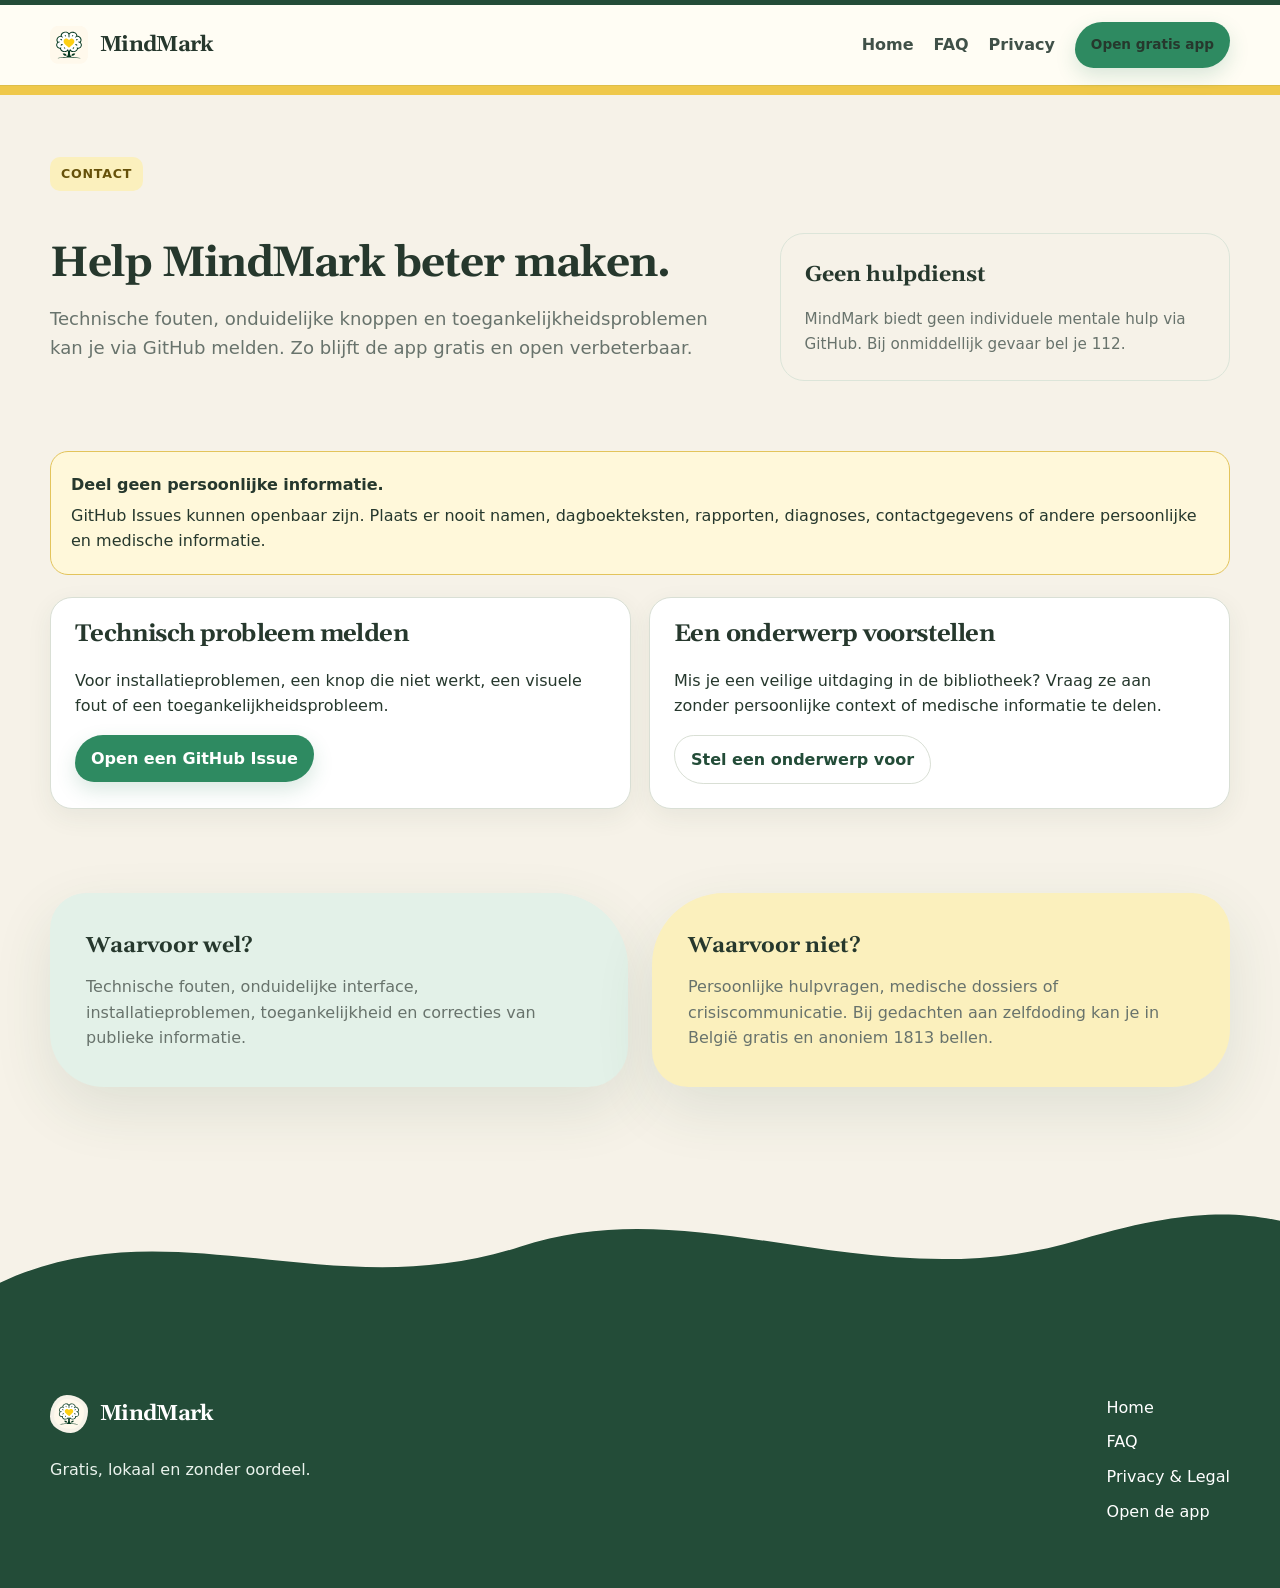
<file: contact/index.html>
<!doctype html><html lang="nl"><head><meta charset="utf-8"><meta name="viewport" content="width=device-width,initial-scale=1"><title>Contact — MindMark</title><meta name="description" content="Contact en feedback voor MindMark."><link rel="icon" href="../assets/logo.svg"><link rel="stylesheet" href="../assets/styles.css"></head><body><header class="site-header"><div class="wrap nav"><a class="brand" href="../"><img src="../assets/icon-192.svg" alt=""><span>MindMark</span></a><nav class="navlinks"><a href="../">Home</a><a href="../faq/">FAQ</a><a href="../privacy-legal/">Privacy</a><a class="button" href="../app/">Open gratis app</a></nav></div></header>
<main><section class="public-hero"><div class="wrap"><div><span class="eyebrow">Contact</span><h1>Help MindMark beter maken.</h1><p>Technische fouten, onduidelijke knoppen en toegankelijkheidsproblemen kan je via GitHub melden. Zo blijft de app gratis en open verbeterbaar.</p></div><aside class="public-aside"><strong>Geen hulpdienst</strong><p>MindMark biedt geen individuele mentale hulp via GitHub. Bij onmiddellijk gevaar bel je 112.</p></aside></div></section>
<section class="content-shell"><div class="wrap"><div class="safe-note"><strong>Deel geen persoonlijke informatie.</strong>GitHub Issues kunnen openbaar zijn. Plaats er nooit namen, dagboekteksten, rapporten, diagnoses, contactgegevens of andere persoonlijke en medische informatie.</div><div class="contact-options" style="margin-top:22px"><article class="contact-option"><h2>Technisch probleem melden</h2><p>Voor installatieproblemen, een knop die niet werkt, een visuele fout of een toegankelijkheidsprobleem.</p><a class="button" href="https://github.com/studiosampersand/mindmark/issues/new" rel="noopener">Open een GitHub Issue</a></article><article class="contact-option"><h2>Een onderwerp voorstellen</h2><p>Mis je een veilige uitdaging in de bibliotheek? Vraag ze aan zonder persoonlijke context of medische informatie te delen.</p><a class="button secondary" href="https://github.com/studiosampersand/mindmark/issues/new?title=Voorstel%20nieuwe%20uitdaging" rel="noopener">Stel een onderwerp voor</a></article></div><div class="promise-grid"><article class="promise-card"><strong>Waarvoor wel?</strong><p>Technische fouten, onduidelijke interface, installatieproblemen, toegankelijkheid en correcties van publieke informatie.</p></article><article class="promise-card"><strong>Waarvoor niet?</strong><p>Persoonlijke hulpvragen, medische dossiers of crisiscommunicatie. Bij gedachten aan zelfdoding kan je in België gratis en anoniem 1813 bellen.</p></article></div></div></section></main>
<footer class="footer"><div class="wrap footer-grid"><div class="footer-copy"><a class="brand" href="../"><img src="../assets/icon-192.svg" alt=""><span>MindMark</span></a><p>Gratis, lokaal en zonder oordeel.</p></div><div class="footer-links"><a href="../">Home</a><a href="../faq/">FAQ</a><a href="../privacy-legal/">Privacy & Legal</a><a href="../app/">Open de app</a></div></div></footer></body></html>
</file>
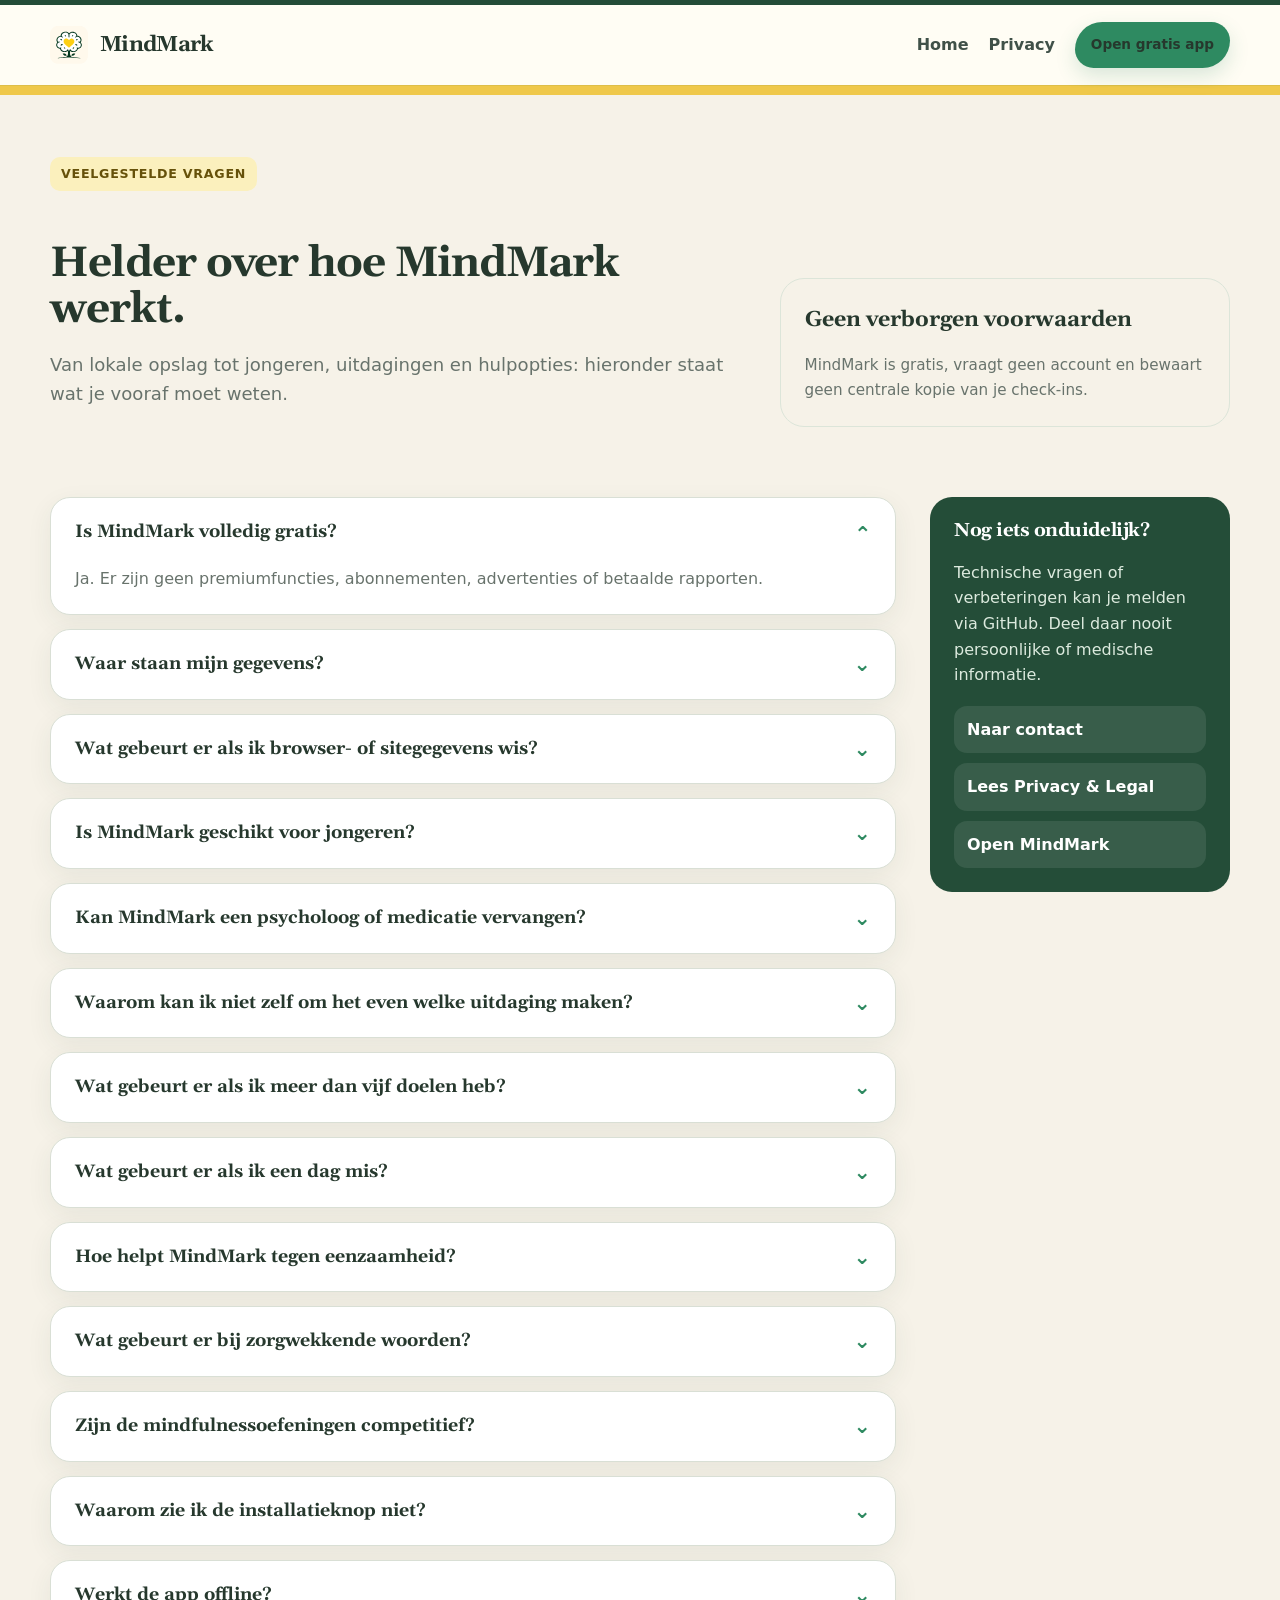
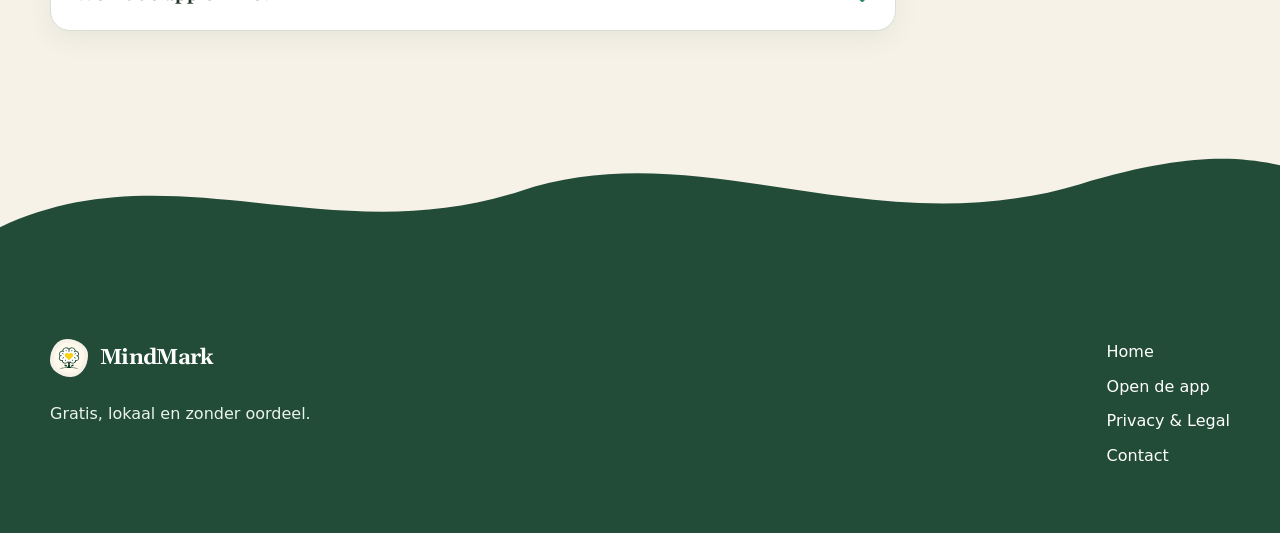
<file: faq/index.html>
<!doctype html><html lang="nl"><head><meta charset="utf-8"><meta name="viewport" content="width=device-width,initial-scale=1"><title>FAQ — MindMark</title><meta name="description" content="Antwoorden over de gratis MindMark mood- en gewoontetracker."><link rel="icon" href="../assets/logo.svg"><link rel="stylesheet" href="../assets/styles.css"></head><body><header class="site-header"><div class="wrap nav"><a class="brand" href="../"><img src="../assets/icon-192.svg" alt=""><span>MindMark</span></a><nav class="navlinks"><a href="../">Home</a><a href="../privacy-legal/">Privacy</a><a class="button" href="../app/">Open gratis app</a></nav></div></header>
<main><section class="public-hero"><div class="wrap"><div><span class="eyebrow">Veelgestelde vragen</span><h1>Helder over hoe MindMark werkt.</h1><p>Van lokale opslag tot jongeren, uitdagingen en hulpopties: hieronder staat wat je vooraf moet weten.</p></div><aside class="public-aside"><strong>Geen verborgen voorwaarden</strong><p>MindMark is gratis, vraagt geen account en bewaart geen centrale kopie van je check-ins.</p></aside></div></section>
<section class="content-shell"><div class="wrap content-grid"><div class="faq-list">
<details class="faq-item" open><summary>Is MindMark volledig gratis?</summary><div>Ja. Er zijn geen premiumfuncties, abonnementen, advertenties of betaalde rapporten.</div></details>
<details class="faq-item"><summary>Waar staan mijn gegevens?</summary><div>Je registraties staan in de lokale siteopslag van de browser op je toestel. Er is geen MindMark-account, centrale gezondheidsdatabase of automatische online back-up.</div></details>
<details class="faq-item"><summary>Wat gebeurt er als ik browser- of sitegegevens wis?</summary><div>Dan kunnen je lokale MindMark-registraties verdwijnen. Omdat wij geen serverkopie hebben, kunnen we ze niet herstellen. Download zelf een back-up wanneer je gegevens wil bewaren.</div></details>
<details class="faq-item"><summary>Is MindMark geschikt voor jongeren?</summary><div>Ja. Jongeren hebben eveneens stress, faalangst, eenzaamheid en moeilijke emoties. De app vraagt lokaal naar leeftijd om volwassen onderwerpen zoals alcohol en gokken af te schermen. Dit is geen identiteitscontrole.</div></details>
<details class="faq-item"><summary>Kan MindMark een psycholoog of medicatie vervangen?</summary><div>Nee. MindMark is alleen een hulpmiddel voor het registreren van emoties en gedrag. De app vervangt geen psycholoog, arts, medicatie, diagnose, behandeling of professionele begeleiding.</div></details>
<details class="faq-item"><summary>Waarom kan ik niet zelf om het even welke uitdaging maken?</summary><div>Uitdagingen komen uit een begrensde, constructieve bibliotheek. Zo vermijden we dat schadelijk gedrag als doel of prestatie wordt aangemoedigd. Een ontbrekend onderwerp kan via GitHub worden voorgesteld zonder persoonlijke informatie te delen.</div></details>
<details class="faq-item"><summary>Wat gebeurt er als ik meer dan vijf doelen heb?</summary><div>Dat mag. MindMark toont alleen een zachte herinnering dat minder doelen tegelijk soms meer rust en kans op succes geven.</div></details>
<details class="faq-item"><summary>Wat gebeurt er als ik een dag mis?</summary><div>Niets wordt op nul gezet. Je eerdere stappen en registraties blijven zichtbaar.</div></details>
<details class="faq-item"><summary>Hoe helpt MindMark tegen eenzaamheid?</summary><div>De vaste bibliotheek bevat kleine sociale uitdagingen voor verschillende leeftijden, zoals iemand bellen, een bericht sturen, een kort praatje maken, iemand bezoeken of rustig afspreken.</div></details>
<details class="faq-item"><summary>Wat gebeurt er bij zorgwekkende woorden?</summary><div>Alleen wanneer je eigen vrije tekst daar aanleiding toe geeft, kan MindMark rustig Belgische hulpopties tonen. De tekst wordt niet verzonden en niemand wordt automatisch gecontacteerd.</div></details>
<details class="faq-item"><summary>Zijn de mindfulnessoefeningen competitief?</summary><div>Nee. De ademfunctie, grounding-oefening, kleurenspeurtocht, het visuele zoekspel en het ordenen van keien hebben geen tijdslimiet, score, ranglijst of streak. Ingevoerde oefentekst wordt niet bewaard.</div></details>
<details class="faq-item"><summary>Waarom zie ik de installatieknop niet?</summary><div>Wanneer MindMark al als zelfstandige app draait, wordt de installatieknop automatisch verborgen. Open je MindMark nog in een gewone browsertab, dan kan de knop beschikbaar blijven om installatie-instructies te tonen.</div></details>
<details class="faq-item"><summary>Werkt de app offline?</summary><div>Ja, nadat de bestanden eenmaal zijn geladen. Installeer de PWA via je browser voor de beste ervaring.</div></details>
</div><aside class="side-card"><h3>Nog iets onduidelijk?</h3><p>Technische vragen of verbeteringen kan je melden via GitHub. Deel daar nooit persoonlijke of medische informatie.</p><div class="side-links"><a href="../contact/">Naar contact</a><a href="../privacy-legal/">Lees Privacy & Legal</a><a href="../app/">Open MindMark</a></div></aside></div></section></main>
<footer class="footer"><div class="wrap footer-grid"><div class="footer-copy"><a class="brand" href="../"><img src="../assets/icon-192.svg" alt=""><span>MindMark</span></a><p>Gratis, lokaal en zonder oordeel.</p></div><div class="footer-links"><a href="../">Home</a><a href="../app/">Open de app</a><a href="../privacy-legal/">Privacy & Legal</a><a href="../contact/">Contact</a></div></div></footer></body></html>
</file>
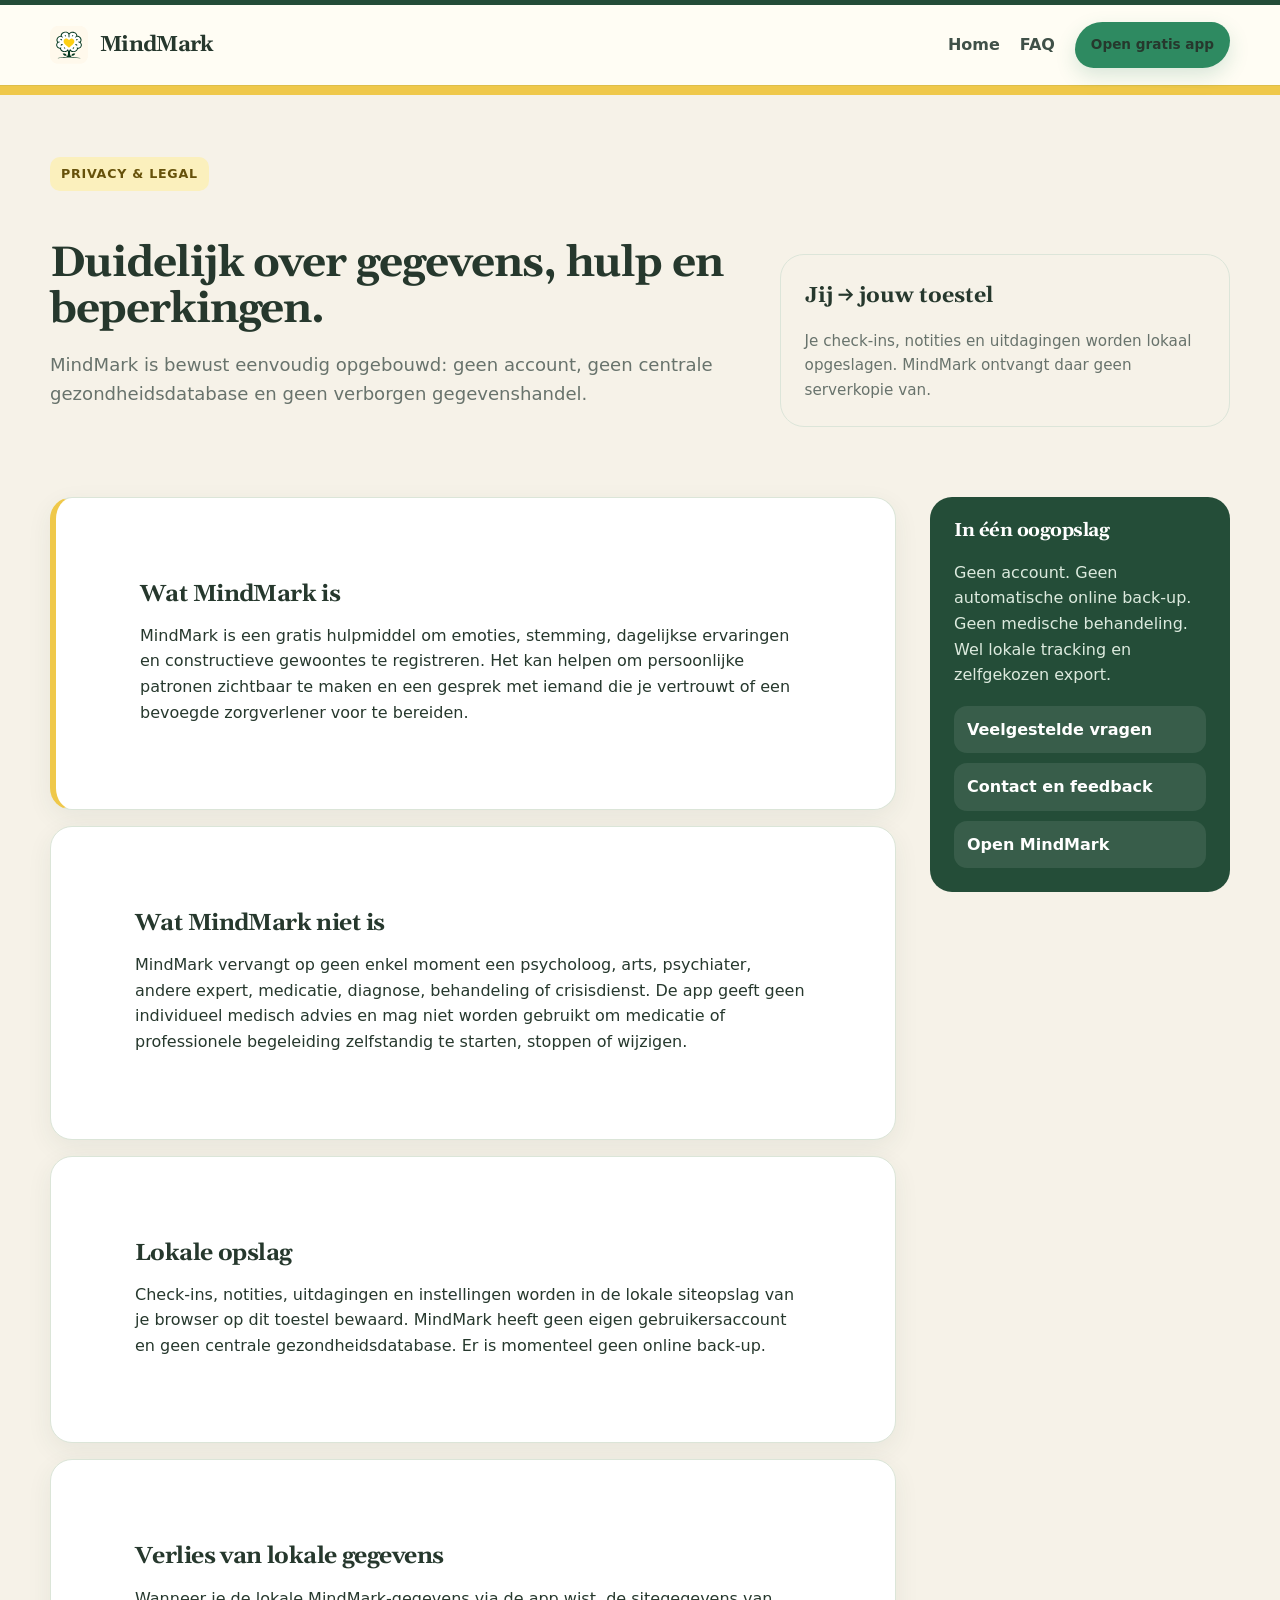
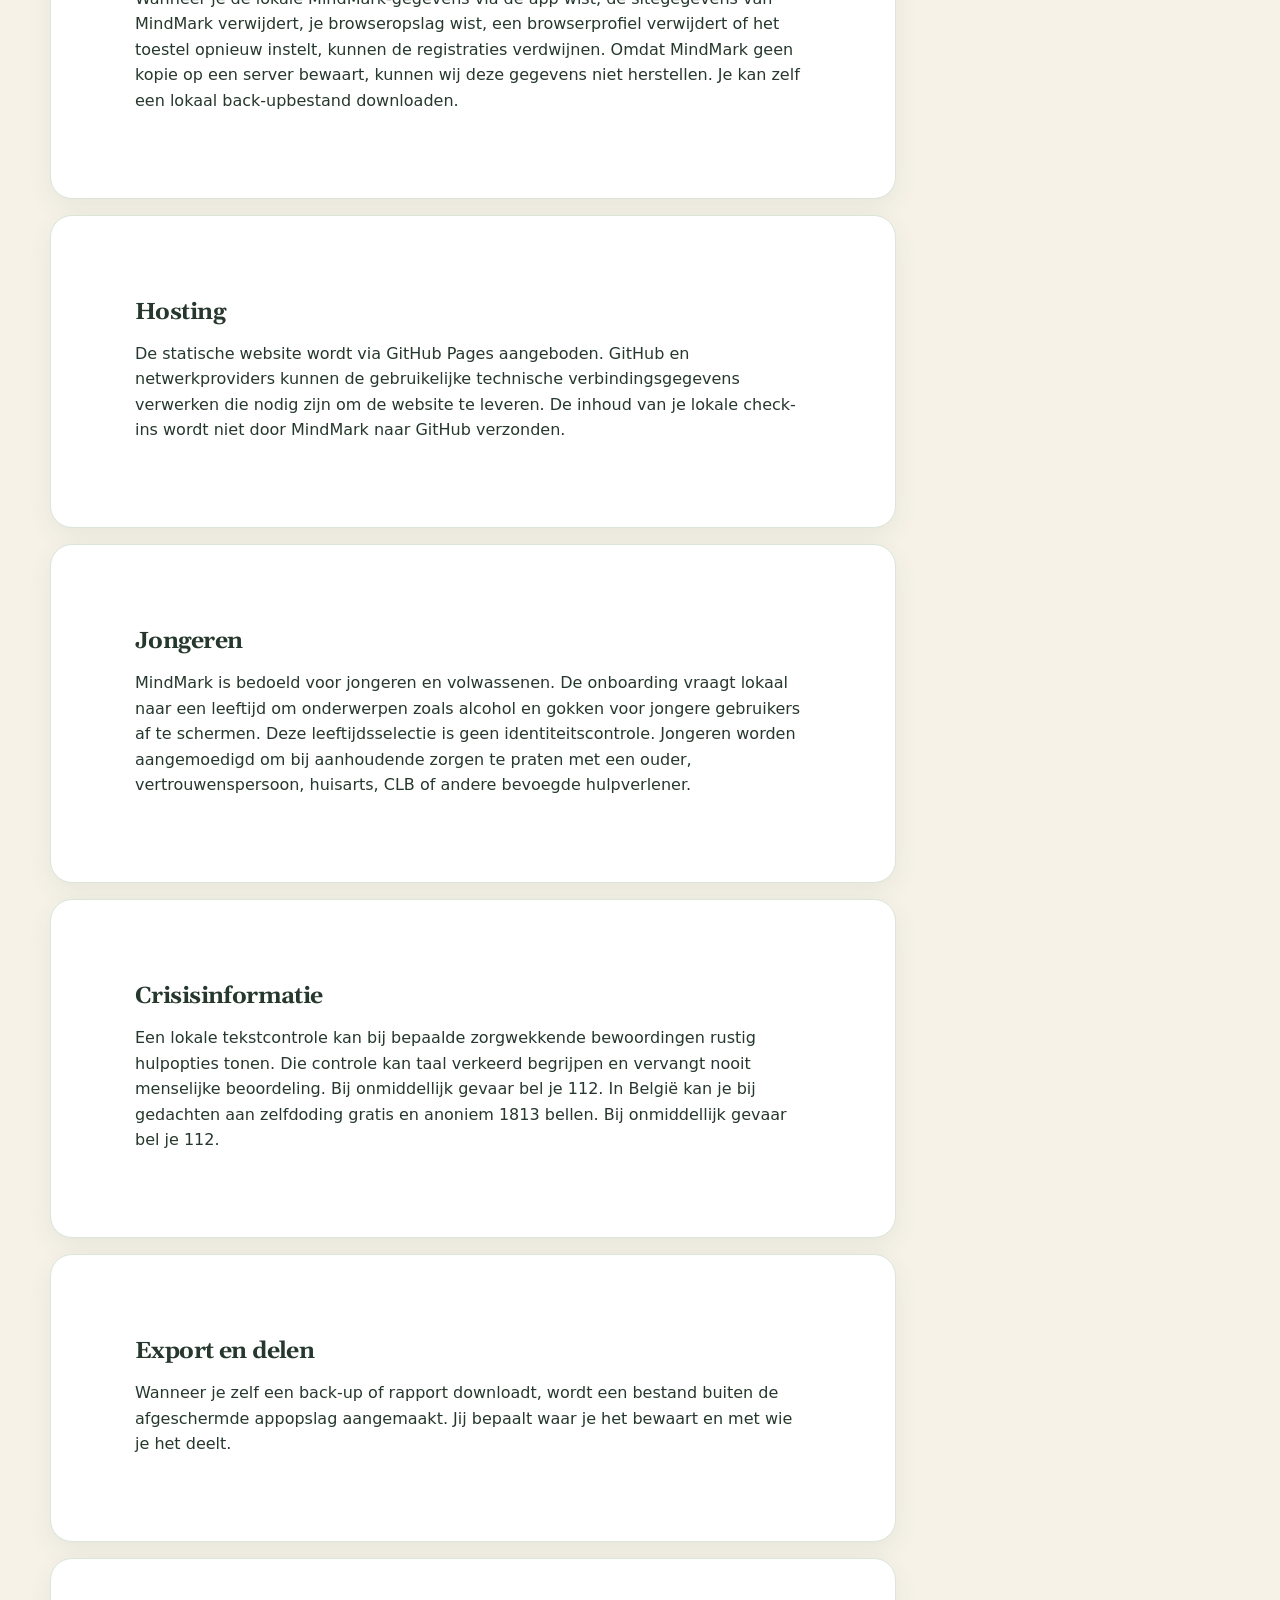
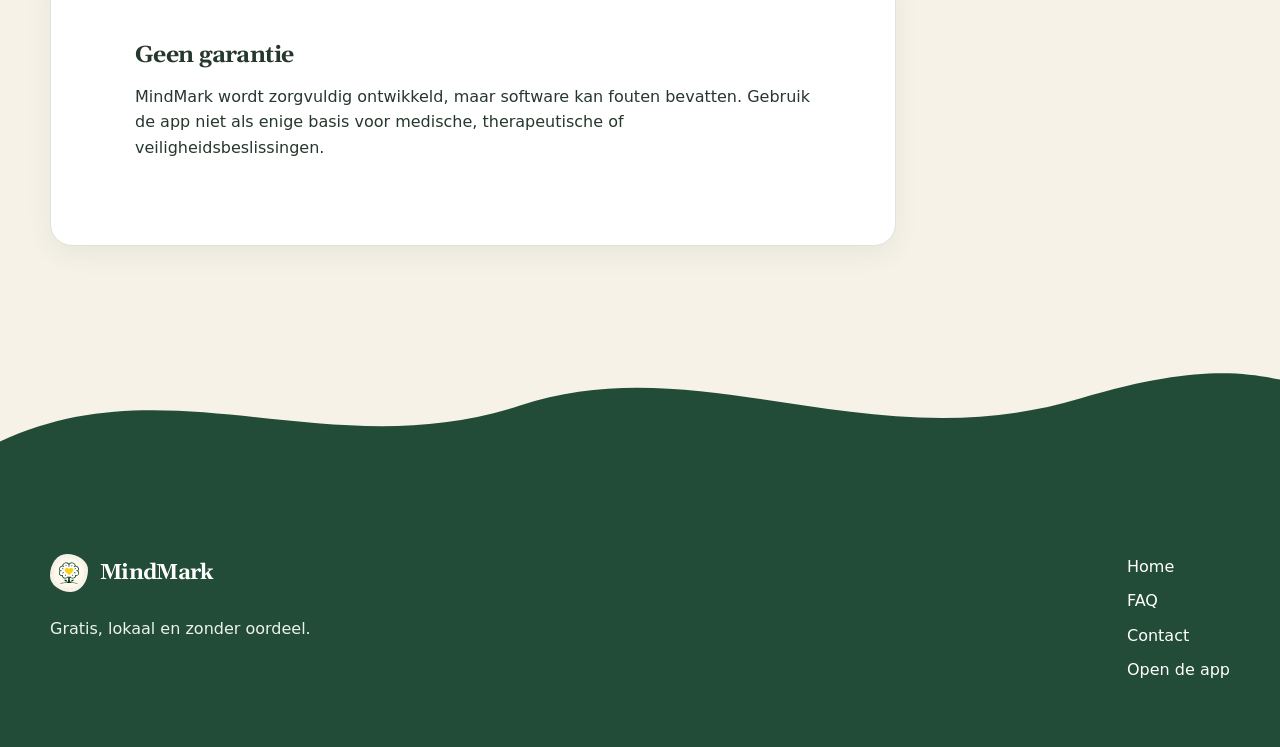
<file: privacy-legal/index.html>
<!doctype html><html lang="nl"><head><meta charset="utf-8"><meta name="viewport" content="width=device-width,initial-scale=1"><title>Privacy & Legal — MindMark</title><meta name="description" content="Privacy, veiligheid en juridische informatie voor MindMark."><link rel="icon" href="../assets/logo.svg"><link rel="stylesheet" href="../assets/styles.css"></head><body><header class="site-header"><div class="wrap nav"><a class="brand" href="../"><img src="../assets/icon-192.svg" alt=""><span>MindMark</span></a><nav class="navlinks"><a href="../">Home</a><a href="../faq/">FAQ</a><a class="button" href="../app/">Open gratis app</a></nav></div></header>
<main><section class="public-hero"><div class="wrap"><div><span class="eyebrow">Privacy & Legal</span><h1>Duidelijk over gegevens, hulp en beperkingen.</h1><p>MindMark is bewust eenvoudig opgebouwd: geen account, geen centrale gezondheidsdatabase en geen verborgen gegevenshandel.</p></div><aside class="public-aside"><strong>Jij → jouw toestel</strong><p>Je check-ins, notities en uitdagingen worden lokaal opgeslagen. MindMark ontvangt daar geen serverkopie van.</p></aside></div></section>
<section class="content-shell"><div class="wrap content-grid"><div class="content-main">
<article class="content-card accent"><h2>Wat MindMark is</h2><p>MindMark is een gratis hulpmiddel om emoties, stemming, dagelijkse ervaringen en constructieve gewoontes te registreren. Het kan helpen om persoonlijke patronen zichtbaar te maken en een gesprek met iemand die je vertrouwt of een bevoegde zorgverlener voor te bereiden.</p></article>
<article class="content-card"><h2>Wat MindMark niet is</h2><p>MindMark vervangt op geen enkel moment een psycholoog, arts, psychiater, andere expert, medicatie, diagnose, behandeling of crisisdienst. De app geeft geen individueel medisch advies en mag niet worden gebruikt om medicatie of professionele begeleiding zelfstandig te starten, stoppen of wijzigen.</p></article>
<article class="content-card"><h2>Lokale opslag</h2><p>Check-ins, notities, uitdagingen en instellingen worden in de lokale siteopslag van je browser op dit toestel bewaard. MindMark heeft geen eigen gebruikersaccount en geen centrale gezondheidsdatabase. Er is momenteel geen online back-up.</p></article>
<article class="content-card"><h2>Verlies van lokale gegevens</h2><p>Wanneer je de lokale MindMark-gegevens via de app wist, de sitegegevens van MindMark verwijdert, je browseropslag wist, een browserprofiel verwijdert of het toestel opnieuw instelt, kunnen de registraties verdwijnen. Omdat MindMark geen kopie op een server bewaart, kunnen wij deze gegevens niet herstellen. Je kan zelf een lokaal back-upbestand downloaden.</p></article>
<article class="content-card"><h2>Hosting</h2><p>De statische website wordt via GitHub Pages aangeboden. GitHub en netwerkproviders kunnen de gebruikelijke technische verbindingsgegevens verwerken die nodig zijn om de website te leveren. De inhoud van je lokale check-ins wordt niet door MindMark naar GitHub verzonden.</p></article>
<article class="content-card"><h2>Jongeren</h2><p>MindMark is bedoeld voor jongeren en volwassenen. De onboarding vraagt lokaal naar een leeftijd om onderwerpen zoals alcohol en gokken voor jongere gebruikers af te schermen. Deze leeftijdsselectie is geen identiteitscontrole. Jongeren worden aangemoedigd om bij aanhoudende zorgen te praten met een ouder, vertrouwenspersoon, huisarts, CLB of andere bevoegde hulpverlener.</p></article>
<article class="content-card"><h2>Crisisinformatie</h2><p>Een lokale tekstcontrole kan bij bepaalde zorgwekkende bewoordingen rustig hulpopties tonen. Die controle kan taal verkeerd begrijpen en vervangt nooit menselijke beoordeling. Bij onmiddellijk gevaar bel je 112. In België kan je bij gedachten aan zelfdoding gratis en anoniem 1813 bellen. Bij onmiddellijk gevaar bel je 112.</p></article>
<article class="content-card"><h2>Export en delen</h2><p>Wanneer je zelf een back-up of rapport downloadt, wordt een bestand buiten de afgeschermde appopslag aangemaakt. Jij bepaalt waar je het bewaart en met wie je het deelt.</p></article>
<article class="content-card"><h2>Geen garantie</h2><p>MindMark wordt zorgvuldig ontwikkeld, maar software kan fouten bevatten. Gebruik de app niet als enige basis voor medische, therapeutische of veiligheidsbeslissingen.</p></article>
</div><aside class="side-card"><h3>In één oogopslag</h3><p>Geen account. Geen automatische online back-up. Geen medische behandeling. Wel lokale tracking en zelfgekozen export.</p><div class="side-links"><a href="../faq/">Veelgestelde vragen</a><a href="../contact/">Contact en feedback</a><a href="../app/">Open MindMark</a></div></aside></div></section></main>
<footer class="footer"><div class="wrap footer-grid"><div class="footer-copy"><a class="brand" href="../"><img src="../assets/icon-192.svg" alt=""><span>MindMark</span></a><p>Gratis, lokaal en zonder oordeel.</p></div><div class="footer-links"><a href="../">Home</a><a href="../faq/">FAQ</a><a href="../contact/">Contact</a><a href="../app/">Open de app</a></div></div></footer></body></html>
</file>
<file: assets/styles.css>
@import url('https://fonts.googleapis.com/css2?family=Gelasio:ital,wght@0,400;0,500;0,600;0,700;1,400;1,600&display=swap');
:root{--paper:#fffdf5;--surface:#fff;--ink:#253229;--muted:#68736b;--line:#dfe6dc;--yellow:#f4c542;--yellow-soft:#fff3bd;--green:#2f7d59;--green-dark:#215c41;--green-soft:#e6f4eb;--sage:#6f8f72;--shadow:0 18px 48px rgba(43,66,48,.10);--radius:24px;--serif:'Gelasio','Times New Roman',serif;--sans:'Avenir Next','Segoe UI',system-ui,sans-serif}*{box-sizing:border-box}html{scroll-behavior:smooth}body{margin:0;background:var(--paper);color:var(--ink);font-family:var(--sans);line-height:1.55}button,input,textarea,select{font:inherit}a{color:var(--green-dark)}svg{width:1.25em;height:1.25em;fill:none;stroke:currentColor;stroke-width:1.8;stroke-linecap:round;stroke-linejoin:round}.wrap{width:min(1180px,calc(100% - 36px));margin:auto}.site-header{position:sticky;top:0;z-index:30;background:rgba(255,253,245,.92);backdrop-filter:blur(16px);border-bottom:1px solid var(--line)}.nav{height:74px;display:flex;align-items:center;justify-content:space-between}.brand{display:flex;align-items:center;gap:10px;text-decoration:none;color:var(--ink);font-weight:900}.brand img{width:42px;height:42px}.navlinks{display:flex;align-items:center;gap:20px}.navlinks a{text-decoration:none;color:var(--ink)}h1,h2,h3{font-family:var(--serif);line-height:1.08;letter-spacing:-.025em}.button,.btn{display:inline-flex;align-items:center;justify-content:center;gap:8px;border:0;border-radius:999px;background:var(--green);color:#fff;text-decoration:none;padding:12px 18px;font-weight:850;cursor:pointer;box-shadow:0 8px 20px rgba(47,125,89,.18);transition:.18s}.button:hover,.btn:hover{background:var(--green-dark);transform:translateY(-1px)}.btn.secondary,.button.secondary{background:#fff;color:var(--ink);border:1px solid var(--line);box-shadow:none}.btn.success{background:var(--green)}.btn.wide{width:100%}.hero{padding:86px 0 64px}.hero-grid{display:grid;grid-template-columns:1.05fr .95fr;gap:54px;align-items:center}.eyebrow{display:inline-flex;border-radius:999px;background:var(--yellow-soft);color:#66510a;padding:7px 12px;font-weight:900;font-size:.8rem;letter-spacing:.04em;text-transform:uppercase}.hero h1{font-size:clamp(3rem,7vw,6rem);margin:18px 0 20px}.hero h1 span{color:var(--green)}.lead{font-size:clamp(1.08rem,2vw,1.3rem);color:var(--muted);max-width:720px}.actions{display:flex;flex-wrap:wrap;gap:12px;margin-top:26px}.trust-row{display:flex;flex-wrap:wrap;gap:10px;margin-top:26px}.trust-pill{padding:8px 12px;border-radius:999px;background:#fff;border:1px solid var(--line);font-size:.88rem;font-weight:750}.phone-preview{padding:18px;border-radius:42px;background:#33483b;box-shadow:0 30px 80px rgba(34,70,48,.22);transform:rotate(1deg)}.phone-screen{background:var(--paper);border-radius:28px;padding:22px;min-height:570px}.mini-head{display:flex;justify-content:space-between}.mini-card,.card{background:var(--surface);border:1px solid var(--line);border-radius:var(--radius);box-shadow:var(--shadow)}.mini-card{padding:18px;margin-top:14px}.mood-row{display:grid;grid-template-columns:repeat(5,1fr);gap:8px;margin-top:12px}.mood{aspect-ratio:1;border-radius:18px;display:grid;place-items:center;background:#f6f3e9}.mood svg{width:32px;height:32px}.mood.active{background:var(--yellow-soft);outline:3px solid var(--yellow)}.mini-progress{height:10px;border-radius:999px;background:#e8eadf;overflow:hidden}.mini-progress span{display:block;height:100%;width:60%;background:#f3f8ef;border-radius:inherit}.section{padding:72px 0}.section h2{font-size:clamp(2.1rem,4.5vw,4rem);margin:0 0 16px}.section-intro{max-width:780px;color:var(--muted);font-size:1.08rem}.grid-3{display:grid;grid-template-columns:repeat(3,1fr);gap:20px;margin-top:32px}.feature{padding:28px}.feature .icon{width:52px;height:52px;border-radius:17px;background:var(--yellow-soft);display:grid;place-items:center;color:var(--green-dark)}.feature .icon svg{width:27px;height:27px}.band{background:#294333;color:#fff}.band .section-intro{color:#dfeae2}.steps{display:grid;grid-template-columns:repeat(4,1fr);gap:18px;margin-top:32px}.step{padding:24px;border:1px solid rgba(255,255,255,.14);border-radius:22px;background:rgba(255,255,255,.06)}.step b{display:grid;place-items:center;width:34px;height:34px;border-radius:50%;background:var(--yellow);color:#3a310d;margin-bottom:18px}.footer{padding:42px 0;border-top:1px solid var(--line);color:var(--muted)}.footer-grid{display:flex;justify-content:space-between;gap:24px;flex-wrap:wrap}.legal{padding:60px 0}.legal article{max-width:880px}.legal h1{font-size:clamp(2.5rem,6vw,5rem)}.legal h2{margin-top:38px;font-size:1.7rem}.notice{padding:18px 20px;border-radius:18px;background:#fff6ce;border:1px solid #ead681}.app-shell{min-height:100vh;display:grid;grid-template-columns:270px 1fr}.sidebar{position:sticky;top:0;height:100vh;padding:24px;background:#294333;color:#fff;display:flex;flex-direction:column}.sidebar .brand{color:#fff}.side-nav{display:grid;gap:8px;margin-top:34px}.side-nav button{display:flex;align-items:center;gap:12px;border:0;background:transparent;color:#dce8df;padding:12px 14px;border-radius:14px;text-align:left;font-weight:800;cursor:pointer}.side-nav button.active,.side-nav button:hover{background:rgba(255,255,255,.12);color:#fff}.privacy-chip{margin-top:auto;padding:14px;border-radius:16px;background:rgba(255,255,255,.08);font-size:.82rem;color:#e0ece3;display:flex;gap:10px}.privacy-chip svg{flex:0 0 auto}.app-main{padding:28px 34px 96px;min-width:0}.app-top{display:flex;align-items:center;justify-content:space-between;gap:20px;margin-bottom:28px}.app-top h1{font-size:clamp(2rem,4vw,3.3rem);margin:0}.today{color:var(--muted);margin:0}.view{display:none}.view.active{display:block}.dashboard-grid{display:grid;grid-template-columns:1.2fr .8fr;gap:20px;margin-bottom:20px}.card{padding:24px}.check-card{background:#f3f8ef}.section-heading,.page-head{display:flex;align-items:center;justify-content:space-between;gap:18px;margin-bottom:20px}.time-pill{padding:7px 11px;background:var(--green-soft);border-radius:999px;color:var(--green-dark);font-size:.82rem;font-weight:800}.question{display:block;padding:18px 0;border-bottom:1px solid var(--line)}.question>strong,.question>label{display:block;font-weight:850;margin-bottom:10px}.score-buttons{display:grid;grid-template-columns:repeat(5,1fr);gap:9px}.score-btn{border:1px solid var(--line);background:#fff;border-radius:18px;padding:10px 5px;cursor:pointer;color:var(--muted)}.score-btn svg{width:36px;height:36px;margin:auto;display:block}.score-btn span{display:block;font-size:.68rem;margin-top:5px}.score-btn.selected{border-color:#d0a81d;background:var(--yellow-soft);color:var(--ink);box-shadow:0 0 0 3px rgba(244,197,66,.22)}.field{width:100%;border:1px solid var(--line);border-radius:16px;background:#fff;padding:13px 14px;color:var(--ink)}textarea.field{min-height:105px;resize:vertical}.form-feedback{min-height:1.4em;text-align:center;font-weight:750}.form-feedback.error{color:var(--green-dark)}.stack{display:grid;gap:14px}.daily-card{background:#f3f8ef}.small{font-size:.88rem;color:var(--muted)}.success-banner{display:flex;align-items:center;gap:14px;background:var(--green-soft);border:1px solid #a8d5b8;border-radius:18px;padding:16px;margin-bottom:14px}.success-banner>svg{width:30px;height:30px;color:var(--green)}.success-banner div{flex:1}.success-banner span{display:block;font-size:.86rem;color:var(--muted)}.mindful-card{display:flex;align-items:center;gap:14px}.mindful-card>div{flex:1}.large-icon{width:40px;height:40px;color:var(--green)}.challenge-card{display:flex;gap:14px;align-items:center;padding:16px;border-radius:18px;background:#fff;border:1px solid var(--line);margin-top:12px}.challenge-card .grow{flex:1}.challenge-card.done>svg{color:#bc8f00}.progress{height:9px;background:#e8eadf;border-radius:999px;overflow:hidden;margin-top:8px}.progress span{display:block;height:100%;border-radius:inherit;background:#f3f8ef}.empty{text-align:center;padding:40px 20px;color:var(--muted)}.empty.compact{padding:18px}.goal-warning{margin-bottom:14px}.calendar-grid{display:grid;grid-template-columns:repeat(7,1fr);gap:8px}.cal-label{text-align:center;font-size:.78rem;color:var(--muted)}.day{aspect-ratio:1;border-radius:15px;background:#fff;display:grid;place-items:center;border:1px solid var(--line);font-size:.85rem;cursor:pointer;position:relative;color:var(--ink)}.day:hover{transform:translateY(-1px);border-color:var(--green)}.day i{position:absolute;bottom:7px;width:5px;height:5px;border-radius:50%;background:var(--green)}.day.has-1{background:#f7eaa7}.day.has-2{background:#fff0c8}.day.has-3{background:#f2f0e7}.day.has-4{background:#e4f3e8}.day.has-5{background:#cfead8}.bars{display:flex;align-items:end;gap:10px;height:205px;padding-top:20px}.bar-wrap{flex:1;height:100%;display:flex;flex-direction:column;justify-content:end;align-items:center;gap:5px}.bar{width:70%;min-height:8px;border-radius:8px 8px 3px 3px;background:#f3f8ef}.bar-wrap span{font-size:.65rem;color:var(--muted);text-align:center}.bar-wrap b{font-size:.75rem}.report-summary{padding:18px;border-radius:18px;background:var(--green-soft)}.modal-backdrop{position:fixed;inset:0;background:rgba(23,42,30,.62);z-index:100;display:none;place-items:center;padding:18px}.modal-backdrop.open{display:grid}.modal{position:relative;width:min(680px,100%);max-height:91vh;overflow:auto;background:var(--surface);border-radius:28px;padding:28px;box-shadow:0 30px 90px rgba(0,0,0,.3)}.modal h2{font-size:2rem}.modal-close{position:absolute;right:18px;top:14px;border:0;background:transparent;font-size:2rem;cursor:pointer;color:var(--muted)}.search-wrap{position:relative;margin:18px 0}.search-wrap svg{position:absolute;left:14px;top:50%;transform:translateY(-50%);color:var(--muted)}.search-wrap input{padding-left:42px}.suggestion-grid{display:grid;grid-template-columns:repeat(2,1fr);gap:10px;margin-bottom:20px}.topic-option{width:100%;display:flex;align-items:center;justify-content:space-between;gap:10px;text-align:left;border:1px solid var(--line);background:#fff;border-radius:16px;padding:13px;cursor:pointer}.topic-option:hover{background:var(--yellow-soft);border-color:#d8bd55}.topic-option small{color:var(--muted)}.tracker-group{border:1px solid var(--line);border-radius:18px;margin:10px 0;overflow:hidden}.tracker-group summary{display:flex;align-items:center;gap:10px;padding:15px;cursor:pointer;font-weight:850;list-style:none}.tracker-group summary span{flex:1}.tracker-group summary .chevron{transition:.2s}.tracker-group[open] summary .chevron{transform:rotate(180deg)}.tracker-group>div{padding:0 10px 10px}.challenge-config{margin-top:18px;padding-top:18px;border-top:1px solid var(--line)}.selected-topic{display:flex;gap:12px;align-items:center;padding:15px;background:var(--green-soft);border-radius:16px;margin-bottom:14px}.selected-topic span{display:block;color:var(--muted);font-size:.84rem}.celebrate{text-align:center;background:#f3f8ef}.celebrate-icon{width:58px;height:58px;color:#b98d00}.celebrate fieldset{border:0;padding:0;text-align:left}.choice{display:block;padding:11px;border-radius:12px}.day-detail{padding:14px 0;border-bottom:1px solid var(--line)}.day-detail>div{display:flex;justify-content:space-between;padding:7px 0}.note-box{padding:14px;border-radius:14px;background:#f7f6ef}.logged-item{display:flex!important;justify-content:flex-start!important;gap:9px}.crisis{border-top:8px solid var(--green-dark)}.age-picker{display:grid;gap:14px}.age-picker output{font-family:var(--serif);font-size:3rem;text-align:center}.tutorial-footer{display:flex;justify-content:space-between;align-items:center;margin-top:24px}.tutorial-dot{display:inline-block;width:10px;height:10px;border-radius:50%;background:#d8ddd6;margin-right:7px}.tutorial-dot.active{background:var(--green)}.breathing{text-align:center}.breathing-orb{width:140px;height:140px;border-radius:50%;margin:30px auto;background:#f4c542;box-shadow:0 0 0 18px rgba(244,197,66,.15);transition:4s ease}.breathing-orb.inhale{transform:scale(1.3)}.breathing-orb.hold{transform:scale(1.3)}.breathing-orb.exhale{transform:scale(.86)}.breathing-orb.rest{transform:scale(.86)}.toast{position:fixed;right:22px;bottom:22px;background:#294333;color:#fff;padding:14px 18px;border-radius:16px;box-shadow:var(--shadow);opacity:0;transform:translateY(10px);pointer-events:none;transition:.2s;z-index:220}.toast.show{opacity:1;transform:none}.page-confetti{position:fixed;inset:0;pointer-events:none;z-index:210;overflow:hidden}.page-confetti i{position:absolute;left:var(--x);top:-20px;width:10px;height:18px;background:var(--yellow);animation:fall 1.5s var(--d) ease-in forwards;transform:rotate(var(--r))}.page-confetti i:nth-child(3n){background:var(--green)}.page-confetti i:nth-child(3n+1){border-radius:50%}@keyframes fall{to{transform:translateY(105vh) rotate(540deg);opacity:.2}}.mobile-bar{display:none}.beta-badge{padding:4px 8px;border-radius:999px;background:var(--yellow);color:#3a310d;font-size:.68rem}
@media(max-width:900px){.hero-grid,.dashboard-grid{grid-template-columns:1fr}.phone-preview{max-width:520px;margin:auto}.grid-3{grid-template-columns:1fr 1fr}.steps{grid-template-columns:1fr 1fr}.app-shell{display:block}.sidebar{display:none}.app-main{padding:20px 16px 96px}.mobile-bar{position:fixed;display:grid;grid-template-columns:repeat(5,1fr);bottom:0;left:0;right:0;z-index:40;background:rgba(255,253,245,.95);backdrop-filter:blur(18px);border-top:1px solid var(--line);padding:7px}.mobile-bar button{border:0;background:none;font-size:.68rem;color:var(--muted);padding:6px 2px}.mobile-bar svg{display:block;margin:auto;width:22px;height:22px}.mobile-bar button.active{color:var(--green);font-weight:850}.navlinks a:not(.button){display:none}}
@media(max-width:620px){.hero{padding-top:48px}.hero h1{font-size:3.1rem}.grid-3,.steps,.suggestion-grid{grid-template-columns:1fr}.phone-screen{min-height:520px}.score-buttons{gap:5px}.score-btn{padding:9px 2px}.score-btn svg{width:29px;height:29px}.score-btn span{font-size:.58rem}.app-top,.page-head,.section-heading{align-items:flex-start}.card{padding:19px}.calendar-grid{gap:4px}.day{border-radius:10px}.success-banner{align-items:flex-start;flex-wrap:wrap}.success-banner .btn{width:100%}.challenge-card{align-items:flex-start;flex-wrap:wrap}.challenge-card .btn{width:100%}}
@media print{.sidebar,.mobile-bar,.app-top,.no-print{display:none!important}.app-shell{display:block}.app-main{padding:0}.view{display:none!important}#reportView{display:block!important}.card{box-shadow:none;break-inside:avoid}body{background:#fff}}

/* v0.000.003 — full-site visual system */
:root{--paper:#fbfaf2;--surface:#ffffff;--ink:#22362a;--muted:#67736b;--line:#dce5dc;--yellow:#f5c744;--yellow-soft:#fff5c7;--green:#2d8a60;--green-dark:#234f39;--green-soft:#e9f6ed;--sage-strong:#6f8f72;--shadow:0 18px 50px rgba(39,75,52,.09);--shadow-soft:0 8px 26px rgba(39,75,52,.07);--radius:24px;--serif:'Gelasio','Times New Roman',serif;--sans:'Noto Sans Display','Avenir Next','Segoe UI',system-ui,sans-serif}
body{background:#f4c542;box-shadow:0 1px 0 rgba(35,79,57,.06)}
.nav{height:78px}.brand{font-size:1.04rem;letter-spacing:-.02em}.brand img{width:46px;height:46px}.navlinks a:not(.button){font-weight:760;color:#405148}.navlinks a:not(.button):hover{color:var(--green-dark)}
.button,.btn{min-height:46px;padding:12px 20px}
.hero{padding:88px 0 82px}.hero-grid{gap:68px}.hero h1{max-width:820px}.hero-copy-card{position:relative}.hero-copy-card:before{content:"";position:absolute;left:-30px;top:-30px;width:94px;height:94px;border-radius:50%;background:var(--yellow-soft);z-index:-1}.hero-note{margin-top:22px;display:flex;gap:12px;align-items:flex-start;color:var(--muted);font-size:.94rem}.hero-note svg{flex:none;color:var(--green)}
.phone-preview{background:#f3f8ef;padding:14px;border-radius:36px;box-shadow:0 34px 90px rgba(33,75,54,.24);transform:rotate(.5deg)}.phone-screen{border-radius:25px;min-height:560px;background:#f3f8ef}.mini-card.celebrate{border-color:#d8c25a;background:#f3f8ef;border-top:1px solid rgba(45,138,96,.1);border-bottom:1px solid rgba(45,138,96,.1)}.section-kicker{display:flex;align-items:center;gap:10px;color:var(--green-dark);font-weight:850;margin-bottom:14px}.section-kicker:before{content:"";width:26px;height:4px;border-radius:999px;background:var(--yellow)}
.grid-2{display:grid;grid-template-columns:repeat(2,1fr);gap:22px;margin-top:30px}.feature{box-shadow:var(--shadow-soft);transition:.2s}.feature:hover{transform:translateY(-3px);box-shadow:var(--shadow)}.feature h3{font-size:1.35rem;margin-bottom:8px}.feature p{color:var(--muted)}
.band{background:#f3f8ef}.band .eyebrow{background:#fff4bd;color:#604d0a}.step{background:rgba(255,255,255,.075);border-color:rgba(255,255,255,.15)}
.promise-grid{display:grid;grid-template-columns:1fr 1fr;gap:24px;margin-top:30px}.promise-card{padding:28px;border-radius:24px;border:1px solid var(--line);background:#fff;box-shadow:var(--shadow-soft)}.promise-card strong{display:block;font-family:var(--serif);font-size:1.35rem;margin-bottom:10px}.promise-card p{margin:0;color:var(--muted)}
.public-hero{padding:72px 0 48px}.public-hero .wrap{display:grid;grid-template-columns:1.2fr .8fr;gap:54px;align-items:end}.public-hero h1{font-size:clamp(2.8rem,6vw,5.5rem);margin:14px 0 18px}.public-hero p{font-size:1.13rem;color:var(--muted);max-width:780px}.public-aside{padding:24px;border-radius:24px;background:#f3f8ef;border:1px solid #dce5d9}.public-aside strong{display:block;font-family:var(--serif);font-size:1.35rem}.public-aside p{font-size:.95rem;margin-bottom:0}
.content-shell{padding:22px 0 88px}.content-grid{display:grid;grid-template-columns:minmax(0,1fr) 300px;gap:34px;align-items:start}.content-main{display:grid;gap:16px}.content-card{padding:26px 28px;background:#fff;border:1px solid var(--line);border-radius:22px;box-shadow:var(--shadow-soft)}.content-card h2{margin:0 0 10px;font-size:1.45rem}.content-card p:last-child{margin-bottom:0}.content-card.accent{border-left:6px solid var(--yellow)}.side-card{position:sticky;top:104px;padding:24px;border-radius:22px;background:#244d38;color:#fff}.side-card h3{margin-top:0}.side-card p{color:#dceade}.side-card a{color:#fff}.side-links{display:grid;gap:10px;margin-top:18px}.side-links a{padding:11px 13px;border-radius:13px;background:rgba(255,255,255,.09);text-decoration:none;font-weight:760}.side-links a:hover{background:rgba(255,255,255,.16)}
.faq-list{display:grid;gap:14px}.faq-item{background:#fff;border:1px solid var(--line);border-radius:20px;overflow:hidden;box-shadow:var(--shadow-soft)}.faq-item summary{list-style:none;cursor:pointer;padding:20px 54px 20px 24px;font-family:var(--serif);font-weight:800;font-size:1.12rem;position:relative}.faq-item summary::-webkit-details-marker{display:none}.faq-item summary:after{content:"⌄";position:absolute;right:24px;top:18px;font-family:var(--sans);font-size:1.3rem;color:var(--green);transition:.2s}.faq-item[open] summary:after{transform:rotate(180deg)}.faq-item div{padding:0 24px 22px;color:var(--muted)}
.contact-options{display:grid;grid-template-columns:repeat(2,1fr);gap:18px}.contact-option{padding:24px;border:1px solid var(--line);border-radius:22px;background:#fff;box-shadow:var(--shadow-soft)}.contact-option h2{margin-top:0}.safe-note{padding:20px;border:1px solid #e3c45b;background:#fff8da;border-radius:18px}.safe-note strong{display:block;margin-bottom:5px}
.footer{background:#f5f4eb}.footer-grid{align-items:flex-start}.footer-copy{max-width:470px}.footer-links{display:grid;grid-template-columns:repeat(2,minmax(110px,1fr));gap:9px 24px}.footer a{text-decoration:none}.footer a:hover{text-decoration:underline}
.sidebar{background:#f3f8ef}.nav{height:68px}.brand img{width:40px;height:40px}.button,.btn{padding:11px 16px}.hero h1{font-size:2.75rem}.public-hero h1{font-size:2.65rem}.content-card{padding:22px}.footer-links{grid-template-columns:1fr}.navlinks .button{font-size:.85rem}}

/* MindMark v0.000.005 — live visual system: warm green + yellow, no gradients, no red */
:root{--paper:#fffdf3;--surface:#ffffff;--ink:#21372a;--muted:#627067;--line:#dce6d8;--yellow:#f5c842;--yellow-soft:#fff3b4;--green:#2f8a60;--green-dark:#1f5d40;--green-soft:#e8f5e9;--sage:#87a98c;--shadow:0 18px 52px rgba(32,78,50,.11)}
body{background:var(--paper)}
.site-header{background:rgba(255,253,243,.96)}
.phone-preview,.band,.sidebar{background:var(--green-dark)}
.phone-screen,.daily-card,.celebrate,.public-aside,.section.alt{background:var(--paper)}
.mini-progress span,.progress span,.bar{background:var(--green)}
.breathing-orb{background:var(--yellow);box-shadow:0 0 0 18px rgba(245,200,66,.18)}
.btn,.button{background:var(--green);color:#fff}
.btn:hover,.button:hover{background:var(--green-dark)}
.btn.secondary,.button.secondary{background:#fff;color:var(--green-dark);border:1px solid var(--line)}
.btn.caution-outline{background:#fff;color:var(--green-dark);border:2px solid var(--yellow);box-shadow:none}
.btn.caution-outline:hover{background:var(--yellow-soft);color:var(--green-dark)}
.form-feedback.error{color:var(--green-dark);background:var(--yellow-soft);border-radius:12px;padding:8px 10px}
.crisis{border-top:8px solid var(--yellow)}
.support-mark{display:grid;place-items:center;width:58px;height:58px;border-radius:20px;background:var(--yellow-soft);color:var(--green-dark);margin-bottom:16px}.support-mark svg{width:30px;height:30px}.support-number{display:flex;align-items:baseline;justify-content:center;gap:12px;width:100%;padding:20px;margin:22px 0 18px;border-radius:22px;background:var(--yellow);color:var(--green-dark);text-decoration:none;border:2px solid #d5ae26}.support-number span{font-weight:850;font-size:1.05rem}.support-number strong{font-family:var(--serif);font-size:3.4rem;line-height:1}.support-hours{display:grid;gap:8px;padding:17px 20px 17px 38px;border-radius:18px;background:var(--green-soft);border:1px solid #bddac4}.support-hours li::marker{color:var(--green)}
.challenge-card{align-items:flex-start}.challenge-title-row{display:flex;align-items:center;justify-content:space-between;gap:12px}.today-badge{display:inline-flex;padding:4px 9px;border-radius:999px;background:var(--yellow-soft);font-size:.75rem;font-weight:850;color:var(--green-dark)}.challenge-card.today-complete{border-color:#9bc7a6;background:var(--green-soft)}.log-controls{display:flex;align-items:end;justify-content:space-between;gap:16px;margin-top:14px;flex-wrap:wrap}.today-total{display:flex;align-items:baseline;gap:7px}.today-total strong{font-family:var(--serif);font-size:1.65rem}.quick-log{display:flex;gap:8px;align-items:center}.quick-log .field{width:110px}.btn.logged-today{background:var(--yellow);color:var(--green-dark);box-shadow:none}.btn:disabled{opacity:1;cursor:default;transform:none}.config-grid{display:grid;grid-template-columns:1fr 1fr;gap:14px}.input-with-unit{display:flex;align-items:center;gap:10px}.input-with-unit span{font-weight:800;white-space:nowrap}.input-with-unit .field{flex:1}
.day.has-1{background:#fff0b1}.day.has-2{background:#fff4c9}.day.has-3{background:#f5f4df}.day.has-4{background:#e8f4df}.day.has-5{background:#d4edcf}.day i{background:var(--green)}
.hero,.public-hero{position:relative}.hero:before,.public-hero:before{content:"";position:absolute;inset:0 0 auto;height:10px;background:var(--yellow)}
.card,.content-card,.promise-card{border-color:#dbe5d8}
@media(max-width:720px){.config-grid{grid-template-columns:1fr}.quick-log{width:100%}.quick-log .field{flex:1}.support-number strong{font-size:2.8rem}}

/* v0.000.010 — complete spacing, brand and interaction audit */
@import url('https://fonts.googleapis.com/css2?family=Gelasio:ital,wght@0,400;0,500;0,600;0,700;1,400&family=Noto+Sans+Display:wght@400;500;600;700;800;900&display=swap');
:root{
  --space-1:.375rem;--space-2:.625rem;--space-3:.875rem;--space-4:1.125rem;
  --space-5:1.5rem;--space-6:2rem;--space-7:3rem;--space-8:4.5rem;
  --radius-sm:14px;--radius-md:20px;--radius-lg:28px;
  --serif:'Gelasio','Times New Roman',serif;
  --sans:'Noto Sans Display','Segoe UI',system-ui,sans-serif;
}
body{font-family:var(--sans);font-size:16px;line-height:1.6;overflow-x:hidden}
h1,h2,h3,h4{margin-top:0}.wrap{width:min(1180px,calc(100% - 48px))}
.section{padding:var(--space-8) 0}.hero{padding:calc(var(--space-8) + 1rem) 0 var(--space-8)}
.site-header{border-top:5px solid var(--green-dark);border-bottom:8px solid var(--yellow);backdrop-filter:none}
.nav{height:80px}.brand{gap:12px;font-family:var(--serif);font-size:1.35rem;font-weight:700;letter-spacing:-.03em;line-height:1}
.brand img{width:38px;height:38px;object-fit:contain}.sidebar .brand{font-size:1.3rem}.sidebar .brand img{width:42px;height:42px}
.section-label,.eyebrow,.section-kicker{display:inline-flex;align-items:center;width:max-content;min-height:34px;margin:0 0 var(--space-4);padding:7px 13px;border:0;border-radius:999px;background:var(--yellow-soft);color:#66510a;font-family:var(--sans);font-size:.79rem;font-weight:900;letter-spacing:.045em;text-transform:uppercase}
.section-kicker:before{display:none}.band .section-label,.band .eyebrow,.band .section-kicker{background:var(--yellow);color:var(--green-dark)}
.hero h1{margin:0 0 var(--space-5);font-size:clamp(3.3rem,6.7vw,6.2rem);max-width:920px}.lead{margin:0}.actions{margin-top:var(--space-6)}.trust-row{margin-top:var(--space-5)}.hero-note{margin-top:var(--space-5)}
.section h2{margin:0 0 var(--space-4)}.section-intro{margin:0}.grid-3,.grid-2,.steps,.promise-grid{margin-top:var(--space-6)}
.card,.feature,.promise-card,.content-card{padding:var(--space-6)}.feature .icon{margin-bottom:var(--space-4)}.feature h3{margin:0 0 var(--space-2)}.feature p{margin:0}
.band{padding:var(--space-8) 0}.band h2{max-width:1000px}.steps{gap:var(--space-4)}.step{padding:var(--space-5)}.step b{margin-bottom:var(--space-4)}.step h3{margin-bottom:var(--space-2)}.step p{margin:0;color:#dce9df}
.footer{padding:var(--space-7) 0}.footer-copy .brand{margin-bottom:var(--space-3)}
.app-shell{grid-template-columns:260px minmax(0,1fr)}.sidebar{padding:var(--space-5);gap:0}.side-nav{margin-top:var(--space-6)}
.app-main{padding:var(--space-6) clamp(24px,4vw,56px) 110px;max-width:1500px;width:100%}.app-top{margin-bottom:var(--space-6)}
.app-top h1{font-size:clamp(2.4rem,4.5vw,4.2rem)}.dashboard-grid{gap:var(--space-5);margin-bottom:var(--space-5)}
.card{border-radius:var(--radius-lg)}.section-heading,.page-head{margin-bottom:var(--space-5)}.section-heading h2,.page-head h2{margin:0}
.question{padding:var(--space-5) 0}.question:first-of-type{padding-top:var(--space-3)}.question>strong,.question>label{margin-bottom:var(--space-3)}
.score-buttons{gap:var(--space-2)}.score-btn{min-height:88px;transition:transform .16s ease,border-color .16s ease,background .16s ease}.score-btn:hover{transform:translateY(-2px);border-color:var(--green)}.score-btn.selected{animation:soft-pop .28s ease}
.btn,.button{transition:transform .16s ease,box-shadow .16s ease,background .16s ease}.btn:active,.button:active{transform:scale(.97)}
.challenge-card{display:block;padding:0;margin-top:var(--space-4);overflow:hidden;border-radius:var(--radius-md);background:#fff;box-shadow:0 8px 24px rgba(31,93,64,.07)}
.challenge-goal{padding:var(--space-5) var(--space-5) var(--space-4)}.challenge-title-row{align-items:flex-start}.challenge-title-row>div{display:grid;gap:4px}.challenge-title-row strong{font-family:var(--serif);font-size:1.25rem;line-height:1.25}.goal-label,.today-label{display:block;font-size:.72rem;font-weight:900;letter-spacing:.05em;text-transform:uppercase;color:var(--green)}
.today-badge{padding:6px 10px;background:var(--yellow-soft);white-space:nowrap}.progress{height:10px;margin-top:var(--space-4);background:#edf0e8}.progress span{background:var(--green);transition:width .55s cubic-bezier(.2,.8,.2,1)}.progress-caption{display:flex;justify-content:space-between;margin-top:7px;color:var(--muted);font-size:.78rem}.progress-caption strong{color:var(--green-dark)}
.today-action{display:flex;align-items:center;justify-content:space-between;gap:var(--space-5);padding:var(--space-4) var(--space-5);background:#f8faf5;border-top:1px solid var(--line)}.today-action-copy{display:grid;gap:3px}.today-action-copy strong{font-size:1rem}.today-action-copy small{color:var(--muted);max-width:590px}.daily-check{flex:none;min-width:180px}.daily-check svg{width:21px;height:21px}.challenge-card.today-complete{background:#fff;border-color:#a8d5b8}.challenge-card.today-complete .today-action{background:var(--green-soft)}.challenge-card.today-complete .daily-check{animation:success-pulse .45s ease}
.today-action.measured{align-items:flex-end}.today-number{font-family:var(--serif);font-size:1.5rem}.quick-log{flex:none}.quick-log .field{min-height:46px}
.success-banner{padding:var(--space-4);margin-bottom:var(--space-4);animation:soft-pop .3s ease}.success-banner>svg{animation:heart-beat 1.4s ease 2}
.field{min-height:48px;padding:13px 15px;transition:border-color .15s ease,box-shadow .15s ease}.field:focus{outline:0;border-color:var(--green);box-shadow:0 0 0 4px rgba(47,138,96,.13)}
.report-mark{border-radius:14px}.toast{border:2px solid var(--yellow);font-weight:750}
.feature .icon svg,.support-mark svg{transition:transform .2s ease}.feature:hover .icon svg{transform:scale(1.12) rotate(-3deg)}
.day{transition:transform .15s ease,border-color .15s ease,box-shadow .15s ease}.day:hover{box-shadow:0 8px 18px rgba(31,93,64,.12)}
@keyframes soft-pop{0%{transform:scale(.96);opacity:.65}70%{transform:scale(1.015)}100%{transform:scale(1);opacity:1}}
@keyframes success-pulse{0%{transform:scale(.94)}55%{transform:scale(1.035)}100%{transform:scale(1)}}
@keyframes heart-beat{0%,100%{transform:scale(1)}35%{transform:scale(1.17)}55%{transform:scale(.98)}}
@media (prefers-reduced-motion:reduce){*,*:before,*:after{animation-duration:.01ms!important;animation-iteration-count:1!important;scroll-behavior:auto!important;transition-duration:.01ms!important}}
@media(max-width:900px){.wrap{width:min(100% - 32px,1180px)}.section,.band{padding:var(--space-7) 0}.hero{padding:var(--space-7) 0}.app-main{padding:24px 20px 100px}.dashboard-grid{gap:16px}}
@media(max-width:620px){.site-header{border-bottom-width:5px}.nav{height:68px}.brand{font-size:1.18rem}.brand img{width:34px;height:34px}.hero h1{font-size:clamp(2.8rem,15vw,4rem)}.card,.feature,.promise-card,.content-card{padding:20px}.today-action,.today-action.measured{align-items:stretch;flex-direction:column}.daily-check,.quick-log{width:100%}.daily-check{min-width:0}.quick-log .btn{width:auto}.challenge-goal{padding:20px 20px 16px}.today-action{padding:16px 20px}.challenge-title-row{gap:8px}.today-badge{font-size:.68rem}}

/* v0.000.011 — organic contemporary visual system, no gradients */
:root{
  --cream:#fff9e8;
  --leaf:#dff1df;
  --mint:#eef8ee;
  --sun:#f7d657;
  --deep:#1f5239;
  --organic-shadow:0 22px 60px rgba(33,82,57,.11);
}
body{background:var(--paper)}
.site-header{background:rgba(255,253,245,.96);border-bottom:0;box-shadow:0 1px 0 rgba(33,82,57,.08)}
.site-header:after{content:"";position:absolute;left:0;right:0;bottom:-8px;height:8px;background:var(--yellow);clip-path:polygon(0 20%,8% 55%,17% 26%,27% 72%,39% 35%,51% 68%,63% 28%,75% 60%,87% 24%,100% 52%,100% 100%,0 100%)}
.hero{position:relative;isolation:isolate;overflow:hidden;padding-top:110px}
.hero:before{height:0}
.hero:after{content:"";position:absolute;z-index:-1;width:560px;height:430px;right:-150px;top:35px;background:var(--yellow-soft);border-radius:44% 56% 62% 38%/48% 38% 62% 52%;transform:rotate(-9deg)}
.hero-grid:before{content:"";position:absolute;z-index:-1;width:230px;height:230px;left:-110px;bottom:20px;background:var(--green-soft);border-radius:63% 37% 43% 57%/42% 55% 45% 58%;transform:rotate(18deg)}
.hero-grid{position:relative}
.hero-copy-card{position:relative;padding:28px 0}
.hero-copy-card:after{content:"";position:absolute;width:88px;height:34px;right:4%;bottom:0;background:var(--yellow);border-radius:58% 42% 65% 35%/48% 62% 38% 52%;transform:rotate(-8deg);opacity:.75}
.phone-preview{position:relative;border-radius:46% 54% 48% 52%/38% 42% 58% 62%;padding:22px;background:var(--green-dark);transform:rotate(1.4deg);box-shadow:0 36px 85px rgba(33,82,57,.2)}
.phone-preview:before{content:"";position:absolute;width:78px;height:78px;left:-25px;top:82px;background:var(--yellow);border-radius:50% 43% 56% 44%/45% 60% 40% 55%;z-index:-1}
.phone-preview:after{content:"";position:absolute;width:62px;height:96px;right:-22px;bottom:74px;background:var(--green-soft);border-radius:58% 42% 52% 48%/38% 58% 42% 62%;z-index:-1;transform:rotate(16deg)}
.phone-screen{border-radius:34px 34px 72px 34px;box-shadow:inset 0 0 0 1px rgba(33,82,57,.06)}
.mini-card{border-radius:24px 34px 24px 38px;box-shadow:0 12px 30px rgba(33,82,57,.07)}
.section{position:relative;isolation:isolate}
.section.alt{background:var(--cream);padding-top:110px;padding-bottom:110px}
.section.alt:before{content:"";position:absolute;left:0;right:0;top:-45px;height:82px;background:var(--cream);clip-path:polygon(0 62%,9% 35%,19% 60%,30% 22%,40% 55%,52% 18%,63% 59%,74% 29%,86% 61%,100% 28%,100% 100%,0 100%);z-index:-1}
.section.alt:after{content:"";position:absolute;left:0;right:0;bottom:-48px;height:82px;background:var(--cream);clip-path:polygon(0 0,100% 0,100% 36%,90% 68%,80% 38%,68% 76%,57% 40%,45% 74%,33% 42%,20% 72%,9% 39%,0 65%);z-index:-1}
.section:not(.alt):not(.band) .wrap{position:relative}
.section:not(.alt):not(.band) .wrap:before{content:"";position:absolute;width:130px;height:96px;right:-55px;top:-18px;background:var(--green-soft);border-radius:53% 47% 65% 35%/46% 62% 38% 54%;z-index:-1;opacity:.8}
.grid-3{align-items:stretch}
.feature{position:relative;overflow:hidden;min-height:265px;border:0;box-shadow:var(--organic-shadow);transition:transform .22s ease,box-shadow .22s ease}
.feature:nth-child(1){border-radius:34px 72px 34px 34px;transform:translateY(8px) rotate(-.4deg)}
.feature:nth-child(2){border-radius:70px 34px 58px 34px;transform:translateY(-12px) rotate(.3deg)}
.feature:nth-child(3){border-radius:38px 38px 76px 34px;transform:translateY(10px) rotate(-.2deg)}
.feature:after{content:"";position:absolute;width:90px;height:70px;right:-25px;bottom:-24px;background:var(--yellow-soft);border-radius:60% 40% 54% 46%/45% 62% 38% 55%}
.feature:hover{transform:translateY(-6px) rotate(0);box-shadow:0 28px 64px rgba(33,82,57,.16)}
.feature .icon{border-radius:42% 58% 47% 53%/55% 38% 62% 45%;transform:rotate(-4deg)}
.band{position:relative;overflow:hidden;background:var(--green-dark);padding-top:115px;padding-bottom:110px}
.band:before{content:"";position:absolute;left:-5%;right:-5%;top:-1px;height:72px;background:var(--paper);clip-path:polygon(0 0,100% 0,100% 18%,91% 58%,80% 31%,68% 72%,56% 34%,43% 68%,31% 30%,19% 67%,8% 26%,0 55%)}
.band:after{content:"";position:absolute;width:310px;height:230px;right:-110px;bottom:-95px;background:#2f6d4d;border-radius:58% 42% 35% 65%/42% 60% 40% 58%;transform:rotate(14deg)}
.band .wrap{position:relative;z-index:1}
.steps{position:relative;z-index:1}
.step{border:0;background:#315f47;box-shadow:none;transition:transform .2s ease,background .2s ease}
.step:nth-child(1){border-radius:36px 62px 34px 34px;transform:rotate(-.7deg)}
.step:nth-child(2){border-radius:58px 34px 58px 34px;transform:translateY(12px) rotate(.5deg)}
.step:nth-child(3){border-radius:34px 68px 38px 56px;transform:rotate(-.4deg)}
.step:nth-child(4){border-radius:64px 36px 58px 34px;transform:translateY(12px) rotate(.5deg)}
.step:hover{transform:translateY(-4px) rotate(0);background:#376b50}
.step b{border-radius:46% 54% 58% 42%/42% 62% 38% 58%;transform:rotate(-8deg)}
.promise-card{position:relative;border:0;box-shadow:var(--organic-shadow)}
.promise-card:first-child{border-radius:36px 74px 40px 54px;background:var(--green-soft)}
.promise-card:last-child{border-radius:72px 38px 58px 36px;background:var(--yellow-soft)}
.footer{position:relative;margin-top:65px;background:var(--green-dark);color:#eaf3ed;border:0;padding-top:82px}
.footer:before{content:"";position:absolute;left:0;right:0;top:-58px;height:60px;background:var(--green-dark);clip-path:polygon(0 72%,10% 34%,21% 66%,33% 29%,45% 71%,57% 27%,69% 65%,82% 33%,92% 68%,100% 39%,100% 100%,0 100%)}
.footer a,.footer .brand{color:#fff}
.footer .brand img{background:var(--paper);border-radius:44% 56% 45% 55%/56% 42% 58% 44%;padding:4px}

/* Organic app shell */
.app-body{background:#f9f7ed}
.sidebar{background:var(--green-dark);overflow:hidden}
.sidebar:after{content:"";position:absolute;width:220px;height:250px;left:-85px;bottom:-95px;background:#2f6d4d;border-radius:62% 38% 48% 52%/42% 64% 36% 58%;transform:rotate(14deg);z-index:-1}
.sidebar .brand img{background:var(--paper);padding:4px;border-radius:46% 54% 48% 52%/55% 44% 56% 45%}
.side-nav button{position:relative;border-radius:18px 30px 18px 28px}
.side-nav button.active{background:var(--yellow);color:var(--green-dark);transform:translateX(5px)}
.app-main{position:relative;background:#f9f7ed}
.app-main:before{content:"";position:fixed;width:360px;height:250px;right:-150px;top:90px;background:var(--yellow-soft);border-radius:59% 41% 63% 37%/44% 61% 39% 56%;z-index:0;opacity:.55;pointer-events:none}
.app-main>*{position:relative;z-index:1}
.app-top{padding:16px 22px 10px;border-radius:38px 70px 38px 58px;background:rgba(255,255,255,.72);box-shadow:0 12px 34px rgba(33,82,57,.06)}
.card{border:0;box-shadow:var(--organic-shadow)}
.dashboard-grid>.card:nth-child(odd){border-radius:30px 64px 34px 46px}
.dashboard-grid>.card:nth-child(even){border-radius:62px 32px 54px 36px}
.check-card{position:relative;overflow:hidden;background:#fff}
.check-card:before{content:"";position:absolute;width:170px;height:115px;right:-45px;top:-50px;background:var(--green-soft);border-radius:58% 42% 53% 47%/42% 61% 39% 58%}
.daily-card{background:var(--yellow-soft);border-radius:52px 30px 50px 34px!important}
.mindful-card{background:var(--green-soft);border-radius:32px 62px 34px 52px!important}
.question{position:relative}
.score-btn{border-radius:42% 58% 46% 54%/52% 40% 60% 48%;min-height:84px}
.score-btn:nth-child(even){transform:translateY(5px)}
.score-btn:hover{transform:translateY(-3px) rotate(-1deg)}
.score-btn.selected{background:var(--yellow);border-color:var(--yellow);transform:translateY(-4px) scale(1.03)}
.challenge-card{border-radius:32px 58px 34px 46px;box-shadow:0 16px 40px rgba(33,82,57,.09);transition:transform .2s ease,box-shadow .2s ease}
.challenge-card:nth-child(even){border-radius:58px 32px 52px 36px}
.challenge-card:hover{transform:translateY(-3px);box-shadow:0 24px 48px rgba(33,82,57,.13)}
.challenge-goal{position:relative}
.challenge-goal:after{content:"";position:absolute;width:58px;height:24px;right:22px;bottom:10px;background:var(--yellow-soft);border-radius:60% 40% 55% 45%/44% 62% 38% 56%;opacity:.7}
.today-action{background:var(--cream);border-top:0;position:relative}
.today-action:before{content:"";position:absolute;left:0;right:0;top:-18px;height:20px;background:var(--cream);clip-path:polygon(0 65%,12% 25%,25% 70%,39% 28%,53% 66%,67% 30%,81% 69%,100% 25%,100% 100%,0 100%)}
.btn,.button{border-radius:50px 34px 50px 34px}
.btn.secondary,.button.secondary{border-radius:34px 50px 34px 50px}
.modal{border-radius:38px 68px 42px 54px}
.modal:before{content:"";position:absolute;width:105px;height:72px;right:-18px;top:-24px;background:var(--yellow-soft);border-radius:58% 42% 55% 45%/45% 62% 38% 55%;z-index:-1}
.day{border-radius:42% 58% 46% 54%/52% 40% 60% 48%}
.day:nth-child(3n){border-radius:58% 42% 55% 45%/43% 58% 42% 57%}
.bar{border-radius:18px 18px 8px 8px}
.breathing-orb{border-radius:58% 42% 54% 46%/45% 62% 38% 55%}

@media(max-width:900px){
  .hero:after{width:360px;height:300px;right:-210px;top:80px}
  .feature:nth-child(n),.step:nth-child(n){transform:none}
  .section.alt{padding-top:80px;padding-bottom:82px}
  .phone-preview{border-radius:34px 48px 52px 34px}
  .app-top{border-radius:28px 44px 28px 38px}
}
@media(max-width:620px){
  .hero{padding-top:78px}.hero-copy-card{padding:10px 0}.hero:after{opacity:.55}
  .feature:nth-child(n),.promise-card:nth-child(n),.dashboard-grid>.card:nth-child(n){border-radius:26px 42px 28px 34px}
  .grid-3{gap:26px}.feature{min-height:auto}
  .band{padding-top:90px}.steps{gap:20px}.step:nth-child(n){border-radius:26px 42px 28px 34px}
  .app-main:before{display:none}.app-top{padding:14px 16px}
  .score-buttons{gap:6px}.score-btn{border-radius:18px;min-height:78px}.score-btn:nth-child(even){transform:none}
  .today-action:before{height:12px;top:-10px}
}


/* v0.000.012 — Japandi UX rebuild */
:root{
 --paper:#f6f2e8;--surface:#fffefa;--ink:#26382d;--muted:#68736c;--line:#d9dfd5;
 --yellow:#efc84a;--yellow-soft:#fbf0bd;--green:#2e8a61;--green-dark:#234c38;--green-soft:#e3f1e8;
 --clay:#d9c4a5;--sand:#ece2d0;--radius:26px;--shadow:0 14px 40px rgba(37,65,48,.08)
}
body{background:var(--paper)}
.app-main{position:relative;isolation:isolate;background:transparent;overflow:hidden}
.app-main:before,.app-main:after{content:"";position:fixed;z-index:-2;pointer-events:none;border-radius:50%;will-change:transform}
.app-main:before{width:52vw;height:52vw;min-width:420px;min-height:420px;right:-18vw;top:12vh;background:#e3eee2;transform:translate3d(0,calc(var(--parallax-y,0px)*.18),0)}
.app-main:after{width:46vw;height:46vw;min-width:380px;min-height:380px;left:8vw;bottom:-25vw;background:#f5e8ae;transform:translate3d(0,calc(var(--parallax-y,0px)*-.12),0)}
.app-top{background:rgba(255,254,250,.9);border:1px solid rgba(217,223,213,.8);border-radius:28px;padding:22px 26px;box-shadow:var(--shadow);margin-bottom:30px}
.app-top h1{margin-top:4px}.today{font-size:1rem}
.card{border:1px solid rgba(217,223,213,.95);border-radius:var(--radius);box-shadow:var(--shadow);background:rgba(255,254,250,.96)}
.card,.challenge-card,.app-top{backdrop-filter:blur(3px)}
.check-card{background:var(--surface);position:relative;overflow:hidden}
.check-card:before{content:"";position:absolute;width:190px;height:190px;border-radius:50%;right:-95px;top:-95px;background:var(--green-soft);z-index:0}
.check-card>*{position:relative;z-index:1}
.section-heading{display:block;margin-bottom:22px}.section-heading h2{margin:12px 0 8px;font-size:clamp(2rem,4vw,3rem)}
.section-copy{max-width:640px;margin:0;color:var(--muted);font-size:1rem}
.eyebrow{border-radius:10px;padding:7px 11px;letter-spacing:.06em}
.question{padding:25px 0}.question:first-child{padding-top:12px}.question>label{font-size:1.08rem;margin-bottom:14px}
.score-buttons{gap:10px}.score-btn{border-radius:18px;min-height:108px;transition:transform .18s ease,border-color .18s ease,background .18s ease}.score-btn:hover{transform:translateY(-2px)}.score-btn.selected{transform:translateY(-2px);border-color:var(--green);background:var(--green-soft);box-shadow:0 8px 20px rgba(46,138,97,.12)}
.page-head{padding:0 2px;margin-bottom:28px}.page-head h2,.view>h2{margin:0 0 8px}.section-intro{margin:0}
.dashboard-grid{align-items:start}
.challenge-card,.challenge-card:nth-child(even){border-radius:24px;background:var(--surface);border:1px solid var(--line);box-shadow:0 10px 28px rgba(37,65,48,.07);overflow:hidden;margin-top:18px}
.challenge-card:hover{transform:none;box-shadow:0 12px 32px rgba(37,65,48,.09)}
.challenge-goal{padding:24px 26px 20px}.challenge-title-row strong{display:block;font-family:var(--serif);font-size:1.55rem;line-height:1.15;margin-top:5px}.goal-label,.today-label{font-size:.74rem;letter-spacing:.08em;text-transform:uppercase;font-weight:900;color:var(--green)}
.today-badge{border-radius:10px;padding:6px 10px}
.week-progress{display:grid;grid-template-columns:repeat(7,1fr);gap:9px;margin:24px 0 14px}.week-day{display:grid;gap:7px;justify-items:center;color:var(--muted);font-size:.72rem;text-transform:uppercase;font-weight:800}.week-day i{display:grid;place-items:center;width:30px;height:30px;border-radius:50%;background:#edf0e9;border:1px solid #e0e5dc;font-style:normal;color:#fff}.week-day.done i{background:var(--green);border-color:var(--green)}.week-day.today i{box-shadow:0 0 0 4px var(--yellow-soft)}.week-day.future{opacity:.48}.week-day svg{width:15px;height:15px;stroke-width:2.6}
.progress-caption{display:flex;justify-content:space-between;color:var(--muted);font-size:.86rem}.progress-caption strong{color:var(--ink)}
.today-action{padding:22px 26px;background:#faf6e9;border-top:1px solid var(--line)}.today-action.measured{align-items:end}.today-action-copy{gap:7px}.today-action-copy>strong{font-family:var(--serif);font-size:1.55rem}.today-action-copy small{line-height:1.5}.quick-log{min-width:250px}.quick-log .field{width:105px}
.daily-fill{position:relative;height:18px;margin-top:12px;background:#e5e9e1;border-radius:999px;overflow:hidden;min-width:280px}.daily-fill span{display:block;height:100%;background:#81bfa0;transition:width .55s cubic-bezier(.2,.8,.2,1)}.daily-fill b{position:absolute;right:7px;top:50%;transform:translateY(-50%);font-size:.68rem;color:var(--green-dark)}
.challenge-card.today-complete .today-action{background:var(--green-soft)}
.btn{border-radius:14px;box-shadow:none;transition:transform .18s ease,background .18s ease}.btn:hover{transform:translateY(-1px)}.btn:active{transform:scale(.98)}
.mobile-bar{background:rgba(255,254,249,.97);border-top:1px solid var(--line);box-shadow:0 -10px 28px rgba(37,65,48,.07)}
.modal{border-radius:24px}.install-steps{color:var(--muted)}.install-steps ol{padding-left:22px}.install-steps li{margin:12px 0}
/* Public Japandi backgrounds */
.hero,.section{position:relative;overflow:hidden}.hero:before,.section.japandi-shape:before{content:"";position:absolute;border-radius:50%;background:var(--green-soft);width:34vw;height:34vw;right:-12vw;top:-10vw;z-index:-1}.band{position:relative;background:var(--green-dark);overflow:hidden}.band:before{content:"";position:absolute;left:-8vw;top:-14vw;width:36vw;height:36vw;border-radius:50%;background:#315f48}.band>*{position:relative}
@media(max-width:900px){.app-main:before{right:-45vw;top:18vh}.app-main:after{left:-30vw}.dashboard-grid{gap:18px}.today-action.measured{align-items:stretch}.quick-log{min-width:0}}
@media(max-width:620px){
 .app-main{padding:18px 14px 98px}.app-top{padding:18px 20px;border-radius:24px;margin-bottom:22px}.app-top h1{font-size:2.8rem;line-height:.98}.app-top .btn{padding:11px 14px;max-width:132px}
 .card{padding:22px 20px}.check-card:before{width:130px;height:130px;right:-72px;top:-72px}
 .section-heading h2{font-size:2.05rem}.section-copy{font-size:.95rem}
 .score-buttons{gap:6px}.score-btn{min-height:100px;padding:9px 3px}.score-btn span{font-size:.59rem}
 .page-head{display:grid;grid-template-columns:1fr auto;gap:12px;align-items:start}.page-head .btn{width:auto;max-width:150px}
 .challenge-goal{padding:22px 20px 18px}.challenge-title-row{align-items:flex-start}.challenge-title-row strong{font-size:1.42rem}.today-badge{white-space:nowrap}
 .week-progress{gap:4px;margin:21px 0 13px}.week-day i{width:27px;height:27px}.week-day span{font-size:.62rem}
 .today-action{display:grid;padding:20px}.today-action .daily-check{width:100%;min-width:0}.today-action.measured{display:grid}.quick-log{display:grid;grid-template-columns:1fr 1.25fr;width:100%;margin-top:8px}.quick-log .field{width:100%}.daily-fill{min-width:0;width:100%}
}
@media(prefers-reduced-motion:no-preference){.app-main:before,.app-main:after{transition:transform .12s linear}.week-day.done i{animation:check-pop .35s ease}.daily-fill span{animation:fill-in .55s ease}@keyframes check-pop{0%{transform:scale(.7)}70%{transform:scale(1.12)}100%{transform:scale(1)}}@keyframes fill-in{from{opacity:.6}}}

/* v0.000.013 — Airy swirl system */
:root{--space-1:8px;--space-2:16px;--space-3:24px;--space-4:36px;--space-5:56px;--space-6:84px;--space-7:120px}
.hero{padding:var(--space-7) 0 var(--space-6);overflow:hidden}
.hero-grid{gap:var(--space-6)}
.hero-copy-card{max-width:760px}
.hero .lead{margin-top:var(--space-3);max-width:680px}
.section{padding:var(--space-7) 0}
.section .section-intro{margin-top:var(--space-3);margin-bottom:var(--space-5)}
.grid-3,.steps{margin-top:var(--space-5);gap:var(--space-4)}
.feature,.step,.promise-card{padding:var(--space-4)}
.feature h3,.step h3{margin:var(--space-3) 0 var(--space-2)}
.band{padding-top:150px;padding-bottom:150px}
.band:before{height:110px;clip-path:path('M0,42 C130,0 250,92 390,48 C530,4 660,94 810,52 C960,10 1100,88 1280,34 L1280,0 L0,0 Z')}
.footer{margin-top:110px;padding-top:110px;padding-bottom:64px}
.footer:before{height:92px;top:-90px;clip-path:path('M0,88 C170,8 330,114 520,52 C700,-8 870,108 1080,45 C1190,12 1240,18 1280,26 L1280,92 L0,92 Z')}
.card{padding:var(--space-4)}
.app-main{padding-top:var(--space-4)}
.app-top{margin-bottom:var(--space-5);padding:var(--space-4)}
.dashboard-grid{gap:var(--space-4);margin-bottom:var(--space-5)}
.stack{gap:var(--space-4)}
.section-heading,.page-head{margin-bottom:var(--space-4);align-items:flex-start}
.section-heading h2,.page-head h2{margin:var(--space-2) 0 0}
.section-copy,.page-head .section-intro{margin-top:var(--space-2);max-width:680px}
.question{padding:var(--space-4) 0}
.question>strong,.question>label{margin-bottom:var(--space-3)}
.score-buttons{gap:var(--space-2)}
.challenge-card{padding:0;overflow:hidden;border-radius:28px!important}
.challenge-goal{padding:var(--space-4)}
.today-action{padding:var(--space-4);margin-top:0}
.today-action:before{display:none}
.challenge-card+.challenge-card{margin-top:var(--space-4)}
.daily-card{position:relative;overflow:hidden;padding-bottom:150px!important}
.icon-mosaic{position:absolute;left:24px;right:24px;bottom:24px;display:grid;grid-template-columns:repeat(5,1fr);gap:12px}
.icon-tile{aspect-ratio:1;border-radius:50%;display:grid;place-items:center;background:var(--yellow-soft);color:var(--green-dark);transition:transform .45s ease,opacity .35s ease,background .35s ease}
.icon-tile:nth-child(2n){background:var(--green-soft)}
.icon-tile:nth-child(3n){background:#f2e7d8}
.icon-tile.swap{opacity:.15;transform:scale(.72) rotate(-10deg)}
.icon-tile svg{width:26px;height:26px}
.swirl-divider{height:130px;position:relative;overflow:hidden;margin:30px 0 70px}
.swirl-divider:before,.swirl-divider:after{content:"";position:absolute;left:-5%;width:110%;height:105px;border-radius:50%}
.swirl-divider:before{top:15px;background:var(--green-soft);transform:rotate(-2deg)}
.swirl-divider:after{top:55px;background:var(--paper);transform:rotate(2deg)}

@media(max-width:900px){
 .hero{padding:88px 0 72px}.section{padding:88px 0}.band{padding:120px 0}.grid-3,.steps{gap:24px}
 .app-top{margin-bottom:36px}.dashboard-grid{gap:28px}.card{padding:28px}
}
@media(max-width:620px){
 :root{--space-4:28px;--space-5:44px;--space-6:64px;--space-7:88px}
 .app-main{padding:20px 18px 104px}.app-top{padding:28px 22px;margin-bottom:44px}
 .app-top h1{margin-top:8px}.dashboard-grid{gap:34px;margin-bottom:44px}
 .card{padding:28px 24px}.check-card{padding-top:34px}
 .section-heading{margin-bottom:32px}.question{padding:30px 0}
 .score-buttons{gap:8px}.score-btn{min-height:96px;padding:12px 4px}
 .daily-card{padding-bottom:132px!important}.icon-mosaic{left:20px;right:20px;bottom:22px;gap:9px}.icon-tile svg{width:22px;height:22px}
 .page-head{display:grid;gap:24px;margin-bottom:36px}.page-head .btn{justify-self:start}
 .challenge-goal,.today-action{padding:28px 24px}
 .footer{margin-top:80px}
}
@media(prefers-reduced-motion:reduce){.icon-tile{transition:none}.app-main:before,.app-main:after{transform:none!important}}


/* v0.000.014 — Mature calm tools and accessibility */
.calm-intro{display:grid;grid-template-columns:minmax(0,1fr) auto;align-items:end;gap:48px;margin:0 0 56px;padding:54px 58px;background:var(--green-soft);border:1px solid var(--line);border-radius:34px;position:relative;overflow:hidden}
.calm-intro:after{content:"";position:absolute;width:220px;height:220px;border-radius:50%;right:-60px;top:-110px;background:var(--yellow-soft);opacity:.85}.calm-intro>*{position:relative;z-index:1}.calm-intro h2{margin:14px 0 12px;font-size:clamp(2.3rem,5vw,4.6rem);max-width:760px}.calm-intro p{max-width:660px;color:var(--muted);font-size:1.05rem}.calm-symbol{width:98px;height:98px;border-radius:50%;display:grid;place-items:center;background:var(--surface);color:var(--green);box-shadow:var(--shadow)}.calm-symbol svg{width:46px;height:46px}
.calm-grid{display:grid;grid-template-columns:repeat(2,minmax(0,1fr));gap:36px;margin-bottom:70px}.calm-tool{min-height:100%;padding:42px!important}.calm-tool h3{font-size:clamp(1.7rem,3vw,2.35rem);margin:12px 0 14px}.calm-tool h4{font-family:var(--serif);font-size:1.35rem;margin:18px 0 16px}.calm-tool p{line-height:1.65}.tool-head{display:flex;align-items:flex-start;justify-content:space-between;gap:24px}.tool-icon{width:58px;height:58px;border-radius:18px;display:grid;place-items:center;background:var(--yellow-soft);color:var(--green-dark);flex:0 0 auto}.tool-icon svg{width:28px;height:28px}.breathing-tool{background:#f6f2e6}.search-tool{grid-row:span 2}.visual-search-grid{display:grid;grid-template-columns:repeat(7,1fr);gap:9px;margin:28px 0 20px}.search-tile{aspect-ratio:1;border:1px solid var(--line);border-radius:13px;background:var(--surface);color:var(--green);display:grid;place-items:center;cursor:pointer;transition:transform .18s ease,background .18s ease,border-color .18s ease}.search-tile:nth-child(3n){background:var(--yellow-soft)}.search-tile:nth-child(4n){background:var(--green-soft)}.search-tile svg{width:54%;height:54%;fill:none;stroke:currentColor;stroke-width:1.8;stroke-linecap:round;stroke-linejoin:round}.search-tile:hover,.search-tile:focus-visible{transform:translateY(-2px);border-color:var(--green)}.search-tile.tapped{transform:scale(.9)}.search-tile.found{background:var(--yellow);border-color:var(--green);animation:found-pop .5s ease}.calm-feedback{min-height:28px;color:var(--muted);font-weight:700}.calm-feedback.success{color:var(--green-dark)}
.grounding-progress{height:10px;background:#e9ece5;border-radius:999px;overflow:hidden;margin:24px 0 10px}.grounding-progress span{display:block;height:100%;width:20%;background:var(--green);border-radius:inherit;transition:width .35s ease}.grounding-count{font-size:.82rem;text-transform:uppercase;letter-spacing:.08em;font-weight:900;color:var(--green)}
.motion-setting{display:flex!important;align-items:center;justify-content:space-between;gap:20px;padding:18px 0;border-top:1px solid var(--line);border-bottom:1px solid var(--line)}.motion-setting span{display:grid;gap:4px}.motion-setting small{color:var(--muted);font-weight:400}.motion-setting input{appearance:none;width:52px;height:30px;border-radius:999px;background:#dfe4dc;position:relative;cursor:pointer;flex:0 0 auto}.motion-setting input:after{content:"";position:absolute;width:22px;height:22px;border-radius:50%;left:4px;top:4px;background:white;box-shadow:0 2px 7px rgba(0,0,0,.14);transition:transform .2s ease}.motion-setting input:checked{background:var(--green)}.motion-setting input:checked:after{transform:translateX(22px)}
.reduce-ambient .icon-tile,.reduce-ambient .app-main:before,.reduce-ambient .app-main:after{transition:none!important;transform:none!important}.reduce-ambient .icon-tile.swap{opacity:1!important}
.mobile-bar{overflow-x:auto;scrollbar-width:none}.mobile-bar::-webkit-scrollbar{display:none}.mobile-bar button{min-width:64px}
@keyframes found-pop{0%{transform:scale(.75)}65%{transform:scale(1.14)}100%{transform:scale(1)}}
@media(max-width:900px){.calm-intro{padding:42px}.calm-grid{grid-template-columns:1fr}.search-tool{grid-row:auto}}
@media(max-width:620px){.calm-intro{padding:36px 26px;margin-bottom:42px;border-radius:28px}.calm-symbol{display:none}.calm-grid{gap:28px}.calm-tool{padding:30px 24px!important}.visual-search-grid{gap:6px}.search-tile{border-radius:10px}.mobile-bar{justify-content:flex-start}.mobile-bar button{flex:0 0 64px}}
@media(prefers-reduced-motion:reduce){.search-tile,.grounding-progress span,.motion-setting input:after{transition:none}.search-tile.found{animation:none}}


/* v0.000.015 — simplified information architecture */
.goals-subview .subview-back{margin-bottom:var(--space-4)}
.text-back{display:inline-flex;align-items:center;gap:8px;border:0;background:transparent;color:var(--green-dark);font-weight:850;padding:8px 0;cursor:pointer}
.text-back svg{width:19px;height:19px}
.report-block-head{display:flex;align-items:flex-start;justify-content:space-between;gap:var(--space-5);margin-bottom:var(--space-5)}
.report-block-head h3{margin:.35rem 0 .55rem}
.report-identity{display:flex;align-items:center;gap:14px;margin-bottom:var(--space-4)}
.report-identity strong,.report-identity span{display:block}
.report-identity span{color:var(--muted);font-size:.88rem;margin-top:2px}
.insights-report-block{margin-top:var(--space-6)}
@media(max-width:900px){
  .mobile-bar{grid-template-columns:repeat(4,minmax(0,1fr));overflow:visible;justify-content:stretch}
  .mobile-bar button{min-width:0;flex:auto}
  .report-block-head{display:grid}
  .report-block-head .btn{width:100%}
}
@media print{
  .sidebar,.mobile-bar,.app-top,.no-print{display:none!important}
  .app-shell{display:block!important}
  .app-main{padding:0!important}
  .view{display:none!important}
  #insightsView{display:block!important}
  #insightsView>*:not(.insights-report-block){display:none!important}
  .insights-report-block{display:block!important;box-shadow:none!important;border:0!important;margin:0!important}
  body{background:#fff!important}
}

/* MindMark v0.000.016 — pre-release calm tools and install-state polish */
#installBtn[hidden]{display:none!important}
.color-hunt-tool{background:#fffaf0}
.color-hunt-stage{display:flex;align-items:center;gap:18px;margin:26px 0 20px;padding:18px;border:1px solid var(--line);border-radius:20px;background:var(--surface)}
.color-hunt-stage>span{width:72px;height:72px;border-radius:50%;border:8px solid #fff;box-shadow:0 0 0 1px var(--line);flex:0 0 auto;transition:background .25s ease,transform .25s ease}
.color-hunt-stage small{display:block;color:var(--muted);font-weight:750;margin-bottom:4px}
.color-hunt-stage strong{display:block;font-family:var(--serif);font-size:1.35rem;color:var(--green-dark)}
.color-hunt-checks{display:flex;gap:12px;margin:0 0 18px}
.color-hunt-checks button{width:48px;height:48px;border-radius:50%;border:1px solid var(--line);background:#fff;color:var(--green-dark);font-weight:850;cursor:pointer;transition:transform .18s ease,background .18s ease,border-color .18s ease}
.color-hunt-checks button:hover{transform:translateY(-2px);border-color:var(--green)}
.color-hunt-checks button.found{background:var(--green-soft);border-color:var(--green);color:var(--green-dark);transform:scale(1.04)}
.color-hunt-checks button.found::after{content:'✓';display:block;font-size:.78rem;line-height:.8}
.pebble-tool{background:#f5f7f0}
.pebble-field,.pebble-tray{min-height:104px;display:flex;align-items:flex-end;justify-content:center;gap:14px;padding:22px 16px;border-radius:22px}
.pebble-field{margin:24px 0 14px;background:#fff;border:1px solid var(--line)}
.pebble-tray{min-height:82px;background:#e7efe4;border:1px dashed #9bb7a0}
.pebble{width:var(--pebble-size);height:calc(var(--pebble-size) * .72);padding:0;border:0;background:none;cursor:pointer;display:grid;place-items:center;transition:transform .22s ease,opacity .22s ease}
.pebble span{display:block;width:100%;height:100%;background:#8fa591;border:2px solid #657d69;border-radius:48% 52% 43% 57%/58% 46% 54% 42%;box-shadow:0 5px 0 rgba(37,65,48,.08)}
.pebble:nth-child(even) span{background:#b6a88d;border-color:#8f8169;border-radius:56% 44% 58% 42%/46% 57% 43% 54%}
.pebble-1{--pebble-size:38px}.pebble-2{--pebble-size:50px}.pebble-3{--pebble-size:62px}.pebble-4{--pebble-size:74px}.pebble-5{--pebble-size:86px}
.pebble:hover{transform:translateY(-4px)}
.pebble.gentle-nudge{animation:gentle-nudge .38s ease}
.pebble.placed{animation:pebble-place .35s ease;cursor:default}
.pebble-tray .pebble{pointer-events:none}
@keyframes gentle-nudge{0%,100%{transform:translateX(0)}35%{transform:translateX(-5px)}70%{transform:translateX(5px)}}
@keyframes pebble-place{0%{transform:translateY(-8px);opacity:.5}100%{transform:translateY(0);opacity:1}}
.reduce-ambient .pebble,.reduce-ambient .color-hunt-stage>span{transition:none}
.reduce-ambient .pebble.gentle-nudge,.reduce-ambient .pebble.placed{animation:none}
@media(max-width:620px){
 .color-hunt-stage{padding:16px;gap:14px}.color-hunt-stage>span{width:60px;height:60px}
 .pebble-field,.pebble-tray{gap:8px;padding:18px 10px}.pebble-1{--pebble-size:31px}.pebble-2{--pebble-size:40px}.pebble-3{--pebble-size:49px}.pebble-4{--pebble-size:58px}.pebble-5{--pebble-size:67px}
}
@media(min-width:901px){.kindness-tool{grid-column:1/-1}}
</file>
